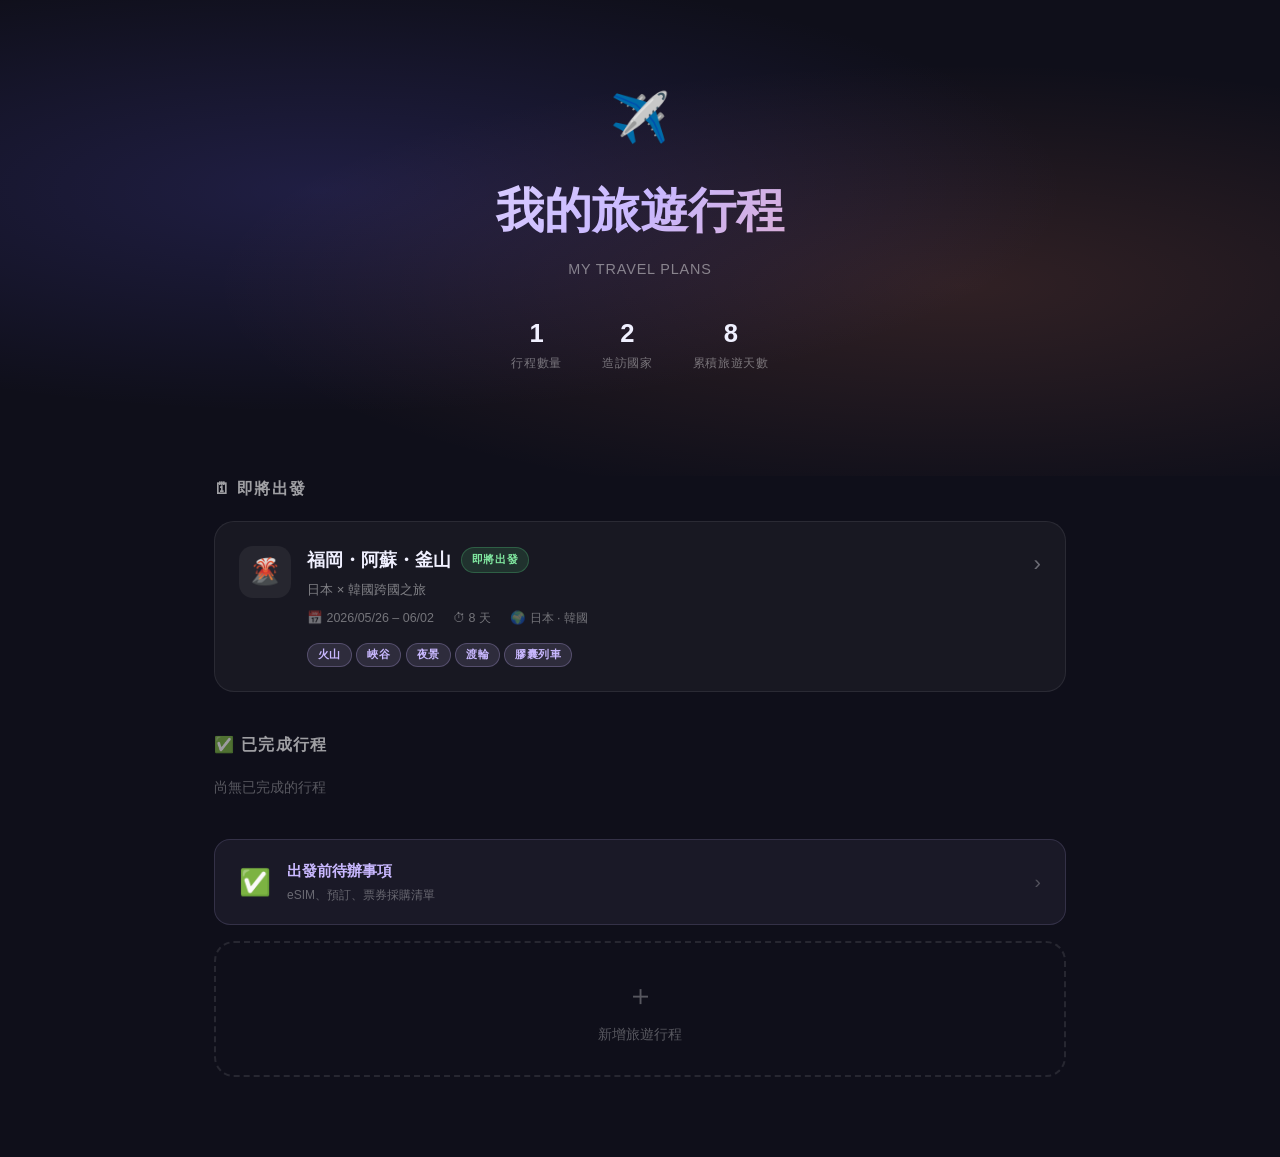
<file: index.html>
<!DOCTYPE html>
<html lang="zh-TW">
<head>
  <meta charset="UTF-8" />
  <meta name="viewport" content="width=device-width, initial-scale=1.0" />
  <title>我的旅遊行程</title>
  <link rel="stylesheet" href="assets/css/style.css" />
  <style>
    /* ── Hero ── */
    .hero {
      position: relative;
      padding: 5rem 1.5rem 3.5rem;
      text-align: center;
      overflow: hidden;
    }

    .hero::before {
      content: '';
      position: absolute;
      inset: 0;
      background:
        radial-gradient(ellipse at 25% 40%, rgba(108,99,255,.18) 0%, transparent 55%),
        radial-gradient(ellipse at 75% 60%, rgba(255,140,100,.14) 0%, transparent 55%);
      pointer-events: none;
    }

    .hero-content { position: relative; }

    .hero-icon {
      font-size: 3rem;
      margin-bottom: 1rem;
      display: block;
    }

    .hero h1 {
      font-size: clamp(1.8rem, 5vw, 3rem);
      font-weight: 800;
      margin-bottom: .5rem;
    }

    .hero p {
      color: rgba(255,255,255,.45);
      font-size: .9rem;
      letter-spacing: .06em;
      margin-bottom: 2rem;
    }

    /* ── Stats ── */
    .stats {
      display: flex;
      justify-content: center;
      gap: 2.5rem;
      flex-wrap: wrap;
      margin-bottom: 3rem;
    }

    .stat-item { text-align: center; }
    .stat-num  { font-size: 1.6rem; font-weight: 800; color: #f0f0ff; }
    .stat-lbl  { font-size: .72rem; color: rgba(255,255,255,.4); letter-spacing: .06em; }

    /* ── Section ── */
    .section-header {
      display: flex;
      align-items: center;
      justify-content: space-between;
      margin-bottom: 1.2rem;
    }

    .section-header h2 {
      font-size: 1rem;
      font-weight: 700;
      color: rgba(255,255,255,.6);
      letter-spacing: .08em;
    }

    /* ── Trip card cover ── */
    .trip-cover {
      width: 52px;
      height: 52px;
      border-radius: 14px;
      background: rgba(255,255,255,.06);
      display: flex;
      align-items: center;
      justify-content: center;
      font-size: 1.6rem;
      flex-shrink: 0;
    }

    /* ── Add button ── */
    .add-card {
      border: 2px dashed rgba(255,255,255,.1);
      border-radius: 20px;
      padding: 1.8rem;
      text-align: center;
      color: rgba(255,255,255,.3);
      font-size: .85rem;
      cursor: pointer;
      transition: border-color .2s, color .2s;
    }

    .add-card:hover {
      border-color: rgba(201,184,255,.4);
      color: #c9b8ff;
    }

    .add-card-icon { font-size: 1.8rem; margin-bottom: .4rem; }
  </style>
</head>
<body>

<div class="hero">
  <div class="hero-content">
    <span class="hero-icon">✈️</span>
    <h1 class="gradient-text">我的旅遊行程</h1>
    <p>MY TRAVEL PLANS</p>

    <div class="stats">
      <div class="stat-item">
        <div class="stat-num" id="stat-total">–</div>
        <div class="stat-lbl">行程數量</div>
      </div>
      <div class="stat-item">
        <div class="stat-num" id="stat-countries">–</div>
        <div class="stat-lbl">造訪國家</div>
      </div>
      <div class="stat-item">
        <div class="stat-num" id="stat-days">–</div>
        <div class="stat-lbl">累積旅遊天數</div>
      </div>
    </div>
  </div>
</div>

<div class="container">

  <!-- 即將出發 -->
  <div class="section-header">
    <h2>🗓 即將出發</h2>
  </div>
  <div id="trips-upcoming"></div>

  <!-- 已完成 -->
  <div class="section-header" style="margin-top:2.5rem;">
    <h2>✅ 已完成行程</h2>
  </div>
  <div id="trips-done"></div>

  <!-- 待辦事項 -->
  <div style="margin-top:2.5rem;">
    <a href="todo.html" style="display:flex;align-items:center;gap:1rem;background:rgba(201,184,255,.06);border:1px solid rgba(201,184,255,.15);border-radius:16px;padding:1.2rem 1.5rem;text-decoration:none;transition:background .2s;" onmouseover="this.style.background='rgba(201,184,255,.1)'" onmouseout="this.style.background='rgba(201,184,255,.06)'">
      <span style="font-size:1.6rem;">✅</span>
      <div>
        <div style="font-size:.95rem;font-weight:700;color:#c9b8ff;">出發前待辦事項</div>
        <div style="font-size:.75rem;color:rgba(255,255,255,.35);margin-top:.15rem;">eSIM、預訂、票券採購清單</div>
      </div>
      <span style="margin-left:auto;font-size:1.2rem;color:rgba(255,255,255,.25);">›</span>
    </a>
  </div>

  <!-- 新增行程 -->
  <div style="margin-top:1rem;">
    <div class="add-card" onclick="alert('請複製 trips/_template/index.html 並於 data/trips.json 新增條目')">
      <div class="add-card-icon">＋</div>
      新增旅遊行程
    </div>
  </div>

</div>

<script src="assets/js/app.js"></script>
<script>
  const TRIPS = [
    {
      id: "fukuoka-busan-2026",
      title: "福岡・阿蘇・釜山",
      subtitle: "日本 × 韓國跨國之旅",
      dateRange: "2026/05/26 – 06/02",
      duration: 8,
      countries: ["日本", "韓國"],
      cities: ["福岡", "阿蘇", "高千穗", "熊本", "釜山"],
      cover: "🌋",
      tags: ["火山", "峽谷", "夜景", "渡輪", "膠囊列車"],
      status: "upcoming",
      path: "trips/fukuoka-busan-2026/index.html"
    }
  ];

  (() => {
    // Stats
    const countries = new Set(TRIPS.flatMap(t => t.countries));
    const totalDays  = TRIPS.reduce((s, t) => s + t.duration, 0);
    document.getElementById('stat-total').textContent     = TRIPS.length;
    document.getElementById('stat-countries').textContent = countries.size;
    document.getElementById('stat-days').textContent      = totalDays;

    // Render by status
    const upcoming = TRIPS.filter(t => t.status === 'upcoming' || t.status === 'ongoing');
    const done     = TRIPS.filter(t => t.status === 'done');

    document.getElementById('trips-upcoming').innerHTML =
      upcoming.length ? upcoming.map(renderTripCard).join('') :
      '<p style="color:rgba(255,255,255,.3);font-size:.85rem;">尚無即將出發的行程</p>';

    document.getElementById('trips-done').innerHTML =
      done.length ? done.map(renderTripCard).join('') :
      '<p style="color:rgba(255,255,255,.3);font-size:.85rem;">尚無已完成的行程</p>';
  })();
</script>
</body>
</html>
</file>
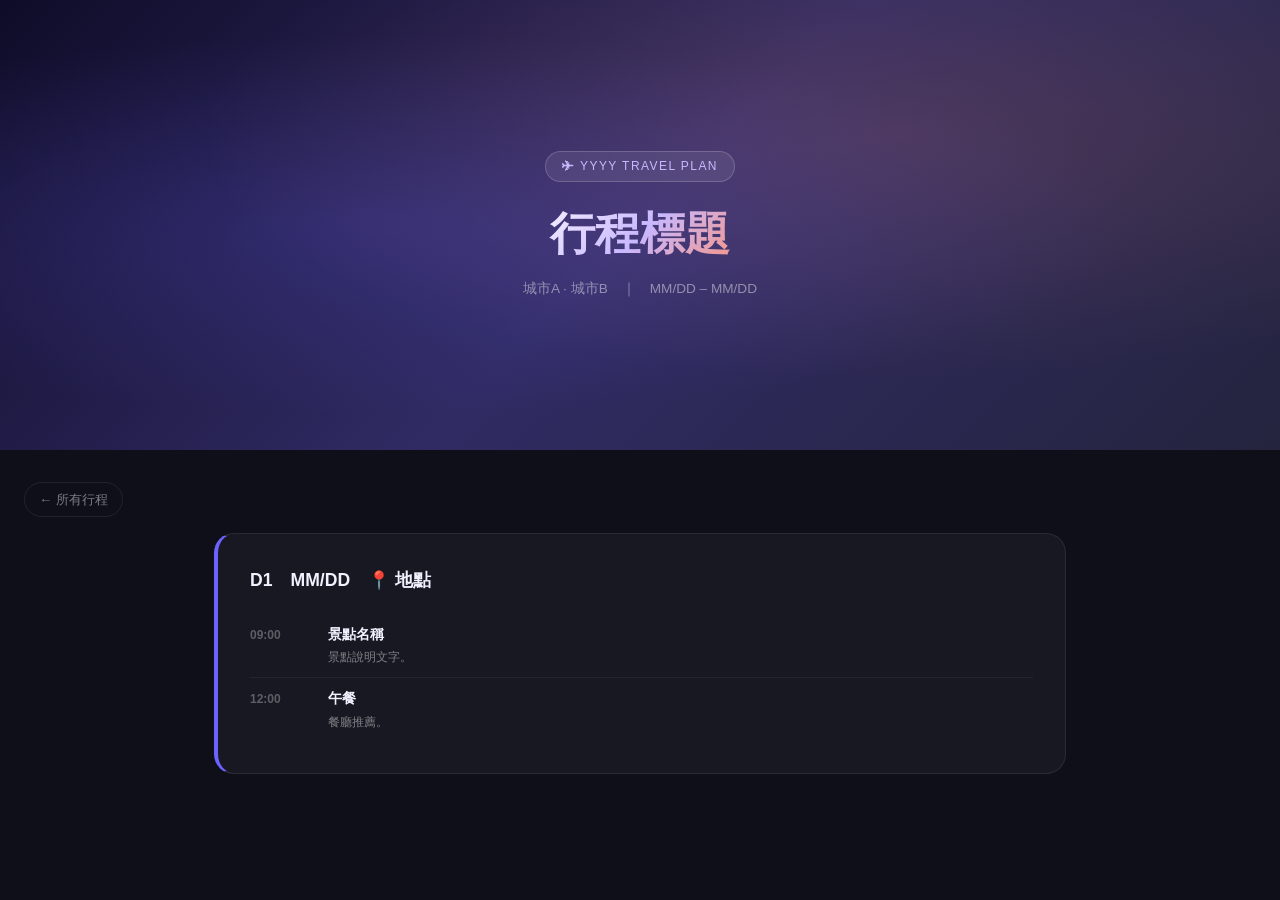
<file: trips/_template/index.html>
<!DOCTYPE html>
<html lang="zh-TW">
<head>
  <meta charset="UTF-8" />
  <meta name="viewport" content="width=device-width, initial-scale=1.0" />
  <title>行程名稱 — 旅遊行程</title>
  <link rel="stylesheet" href="../../assets/css/style.css" />
  <style>
    .hero {
      position: relative;
      height: 50vh;
      min-height: 280px;
      display: flex;
      flex-direction: column;
      align-items: center;
      justify-content: center;
      text-align: center;
      background: linear-gradient(135deg, #0f0c29, #302b63, #24243e);
      overflow: hidden;
    }

    .hero::before {
      content: '';
      position: absolute;
      inset: 0;
      background:
        radial-gradient(ellipse at 30% 50%, rgba(108,99,255,.2) 0%, transparent 60%),
        radial-gradient(ellipse at 70% 30%, rgba(255,140,100,.15) 0%, transparent 55%);
    }

    .hero-content { position: relative; z-index: 1; }

    .hero-badge {
      display: inline-block;
      padding: 5px 16px;
      background: rgba(255,255,255,.08);
      border: 1px solid rgba(255,255,255,.18);
      border-radius: 999px;
      font-size: .75rem;
      letter-spacing: .12em;
      color: #c9b8ff;
      margin-bottom: 1rem;
    }

    .hero h1 {
      font-size: clamp(1.6rem, 4vw, 2.8rem);
      font-weight: 800;
    }

    .hero-sub { color: rgba(255,255,255,.45); font-size: .85rem; margin-top: .5rem; }

    /* ── Day card ── */
    .day-card {
      background: rgba(255,255,255,.04);
      border: 1px solid rgba(255,255,255,.08);
      border-radius: 20px;
      padding: 2rem;
      margin-bottom: 1.5rem;
      border-left: 4px solid #6c63ff;
    }

    .day-title {
      font-size: 1.1rem;
      font-weight: 700;
      margin-bottom: 1.2rem;
      color: #f0f0ff;
    }

    .sched-item {
      display: grid;
      grid-template-columns: 65px 1fr;
      gap: .4rem .8rem;
      padding: .6rem 0;
      border-bottom: 1px solid rgba(255,255,255,.05);
    }
    .sched-item:last-child { border-bottom: none; }

    .time-col { font-size: .75rem; font-weight: 700; color: rgba(255,255,255,.3); padding-top: 3px; }
    .spot-name { font-size: .9rem; font-weight: 600; color: #f0f0ff; }
    .spot-desc { font-size: .78rem; color: rgba(255,255,255,.45); margin-top: .15rem; line-height: 1.5; }
  </style>
</head>
<body>

<!-- Hero — 修改標題與日期 -->
<section class="hero">
  <div class="hero-content">
    <div class="hero-badge">✈ YYYY TRAVEL PLAN</div>
    <h1 class="gradient-text">行程標題</h1>
    <p class="hero-sub">城市A · 城市B　｜　MM/DD – MM/DD</p>
  </div>
</section>

<!-- 返回按鈕 -->
<div class="page-header">
  <a href="../../index.html" class="back-link">← 所有行程</a>
</div>

<div class="container">

  <!-- ── 第一天 ── -->
  <div class="day-card">
    <div class="day-title">D1　MM/DD　📍 地點</div>
    <div class="sched-item">
      <span class="time-col">09:00</span>
      <div>
        <div class="spot-name">景點名稱</div>
        <div class="spot-desc">景點說明文字。</div>
      </div>
    </div>
    <div class="sched-item">
      <span class="time-col">12:00</span>
      <div>
        <div class="spot-name">午餐</div>
        <div class="spot-desc">餐廳推薦。</div>
      </div>
    </div>
  </div>

  <!-- ── 複製上面的 day-card 區塊新增天數 ── -->

</div>

<script src="../../assets/js/app.js"></script>
</body>
</html>
</file>
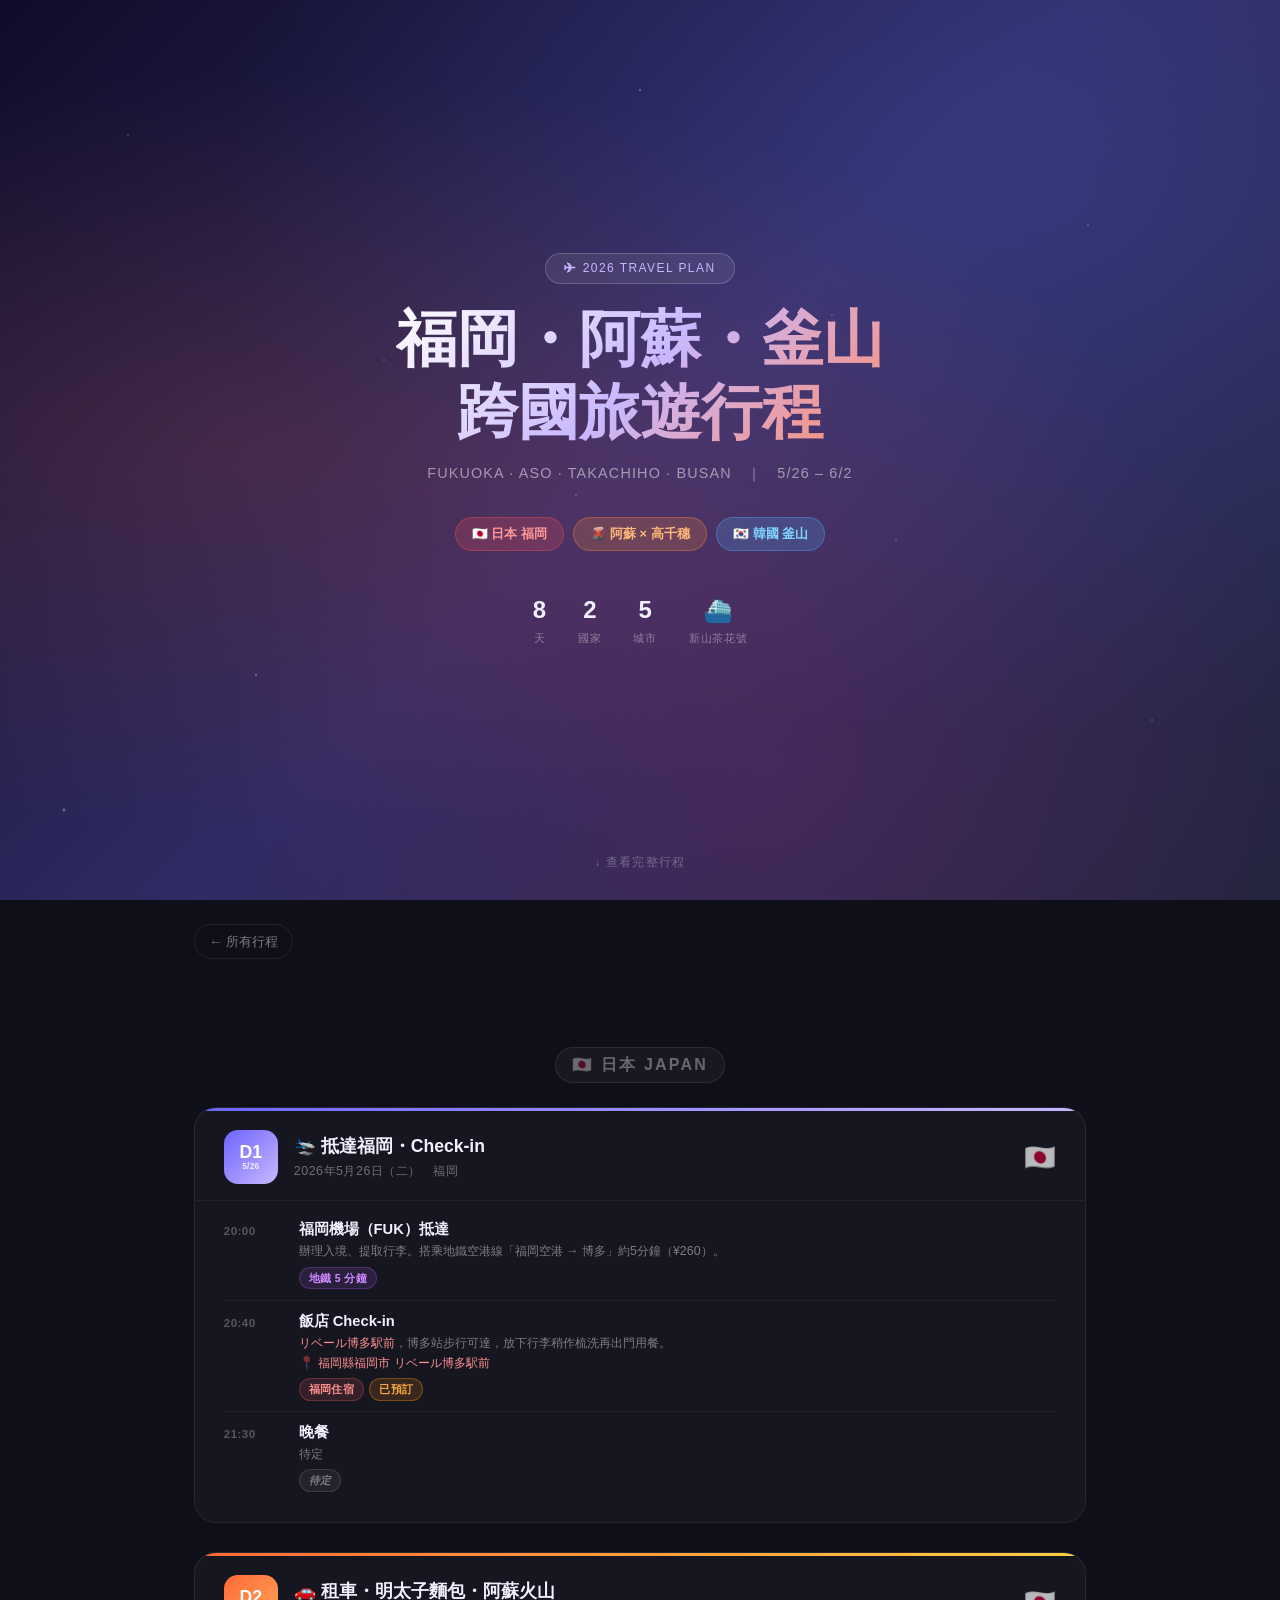
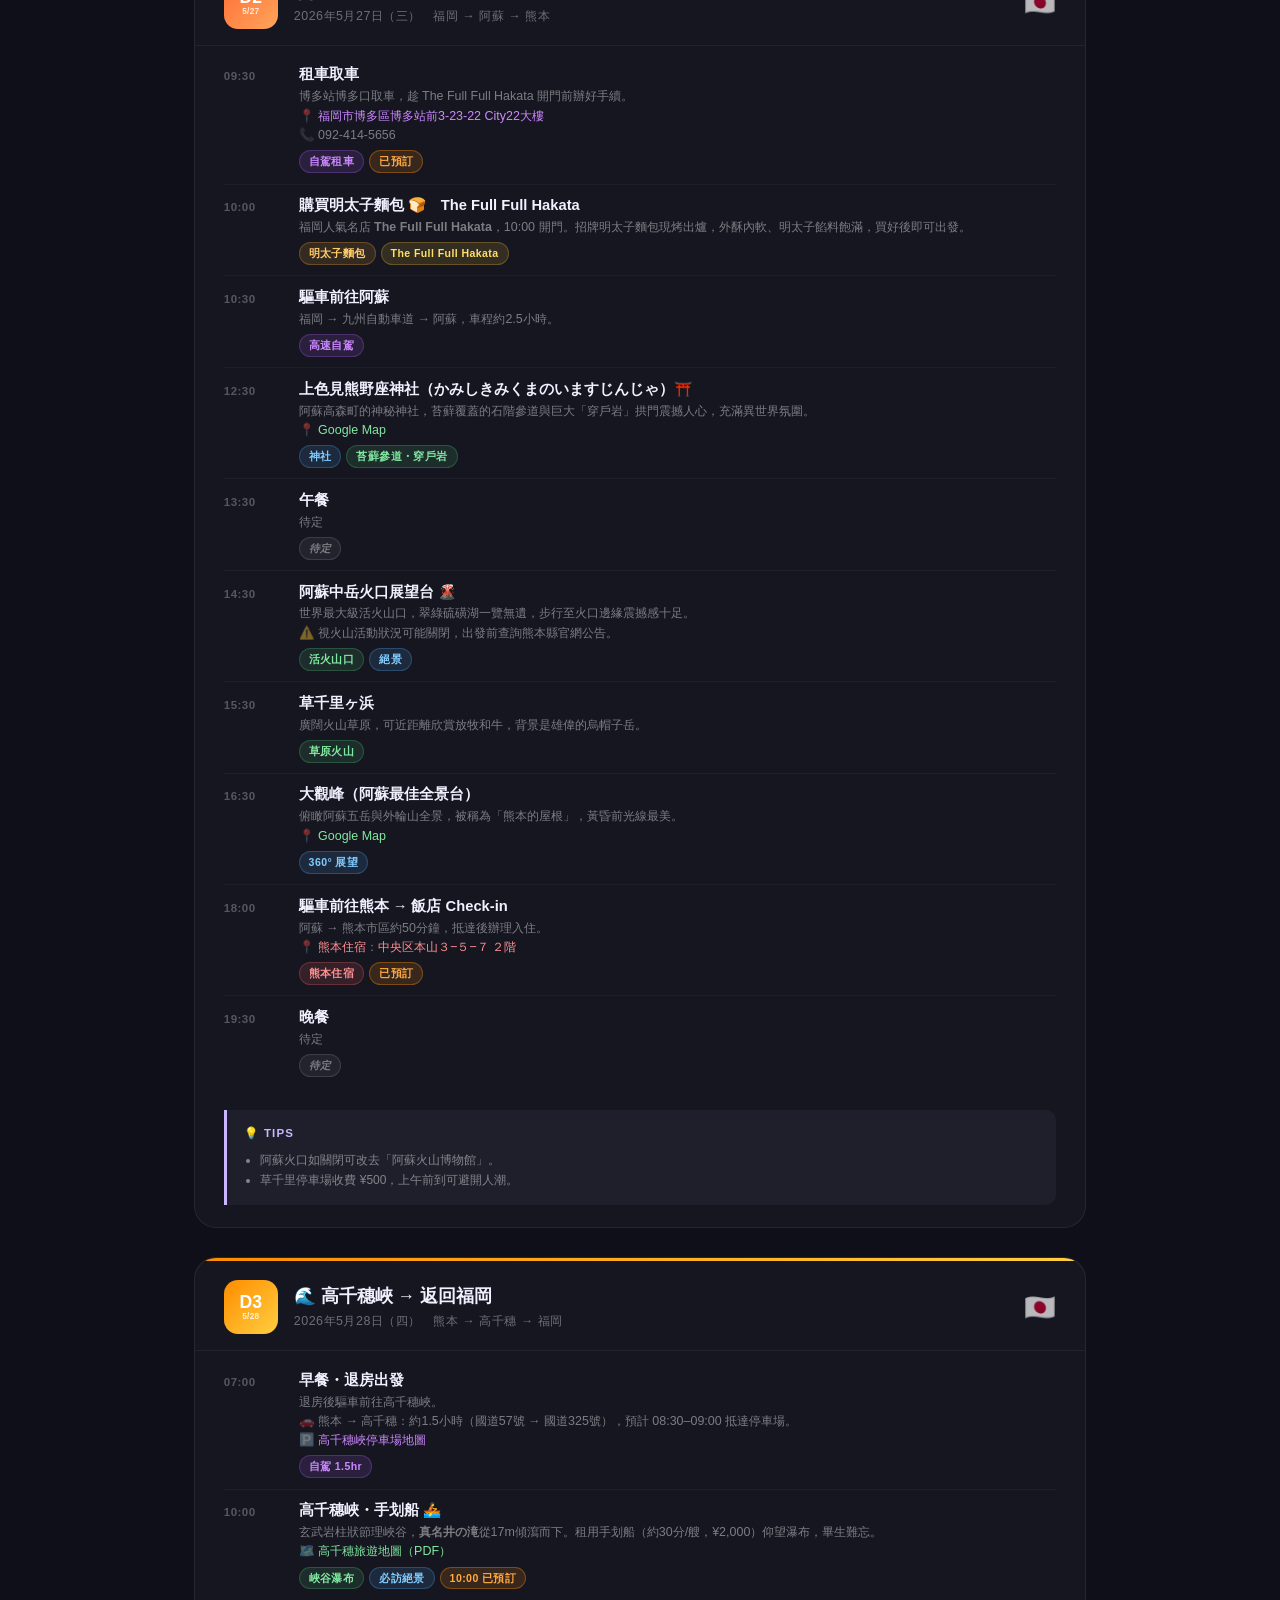
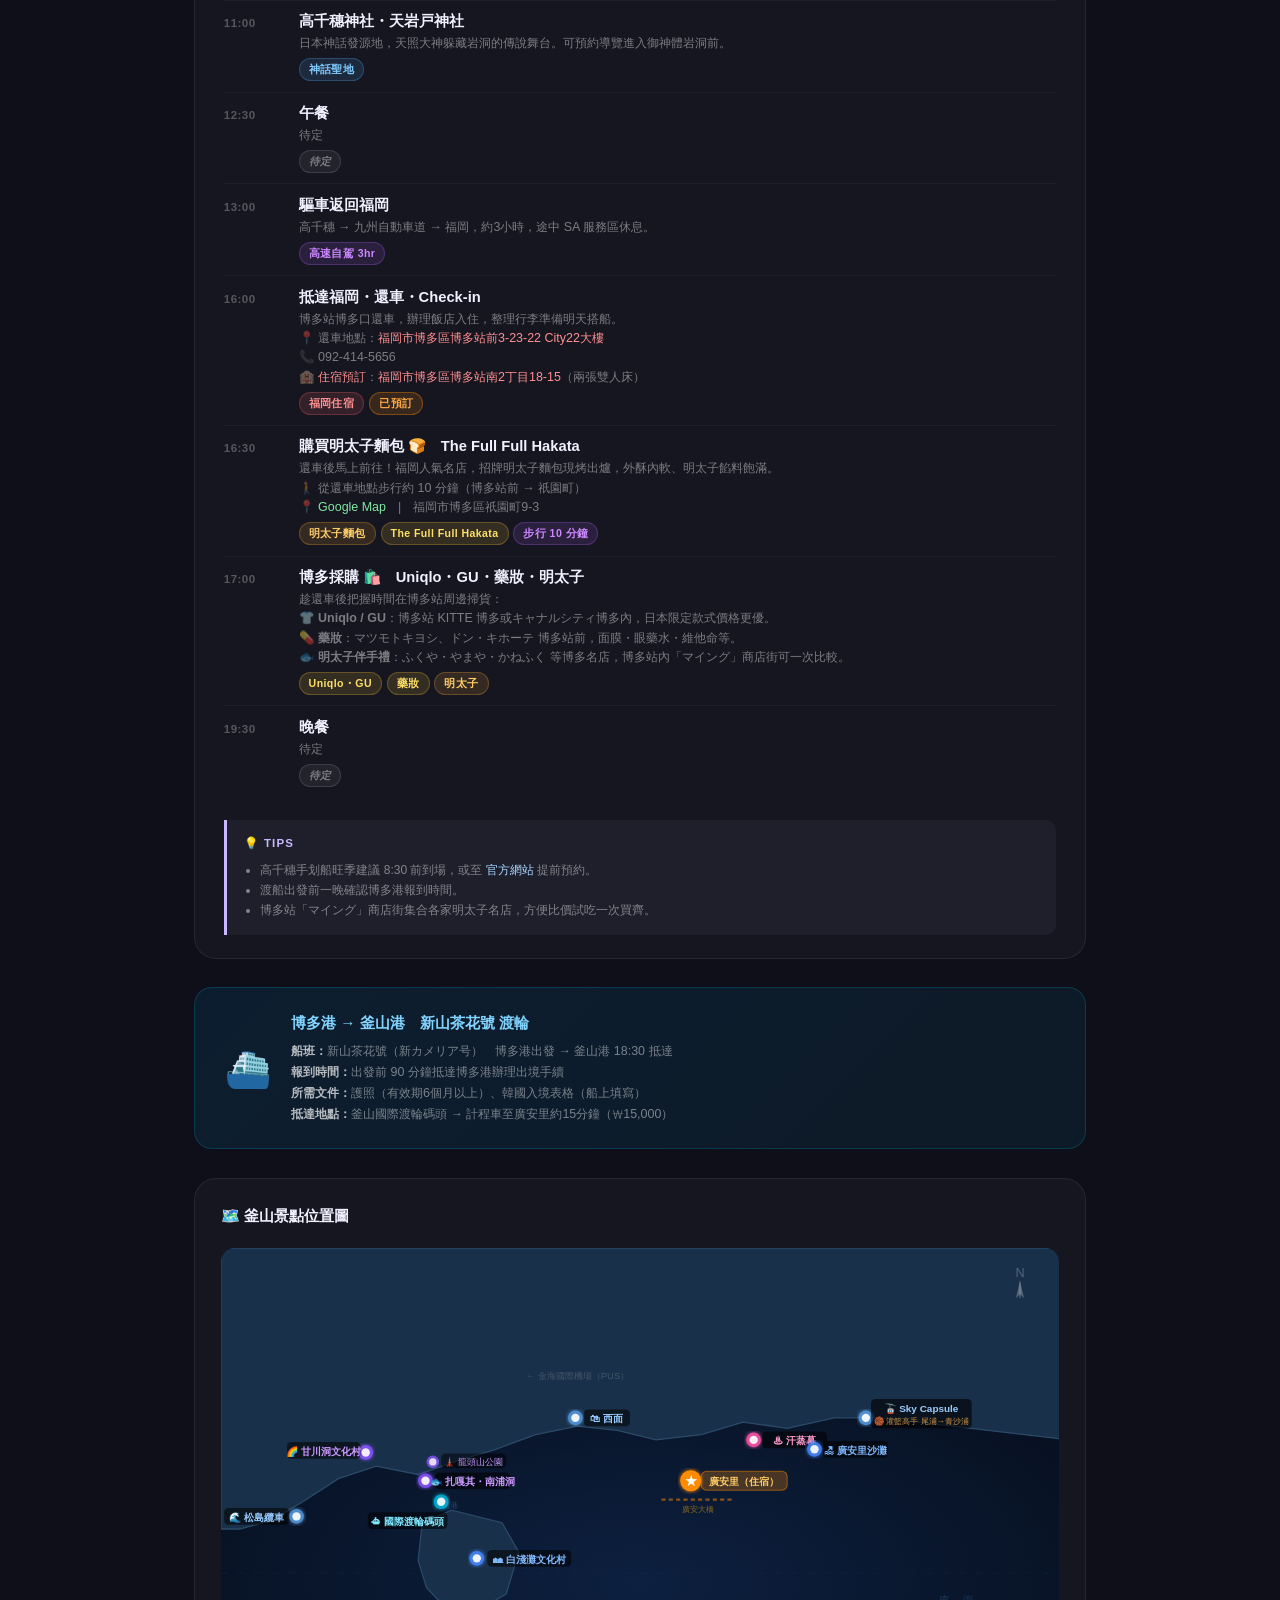
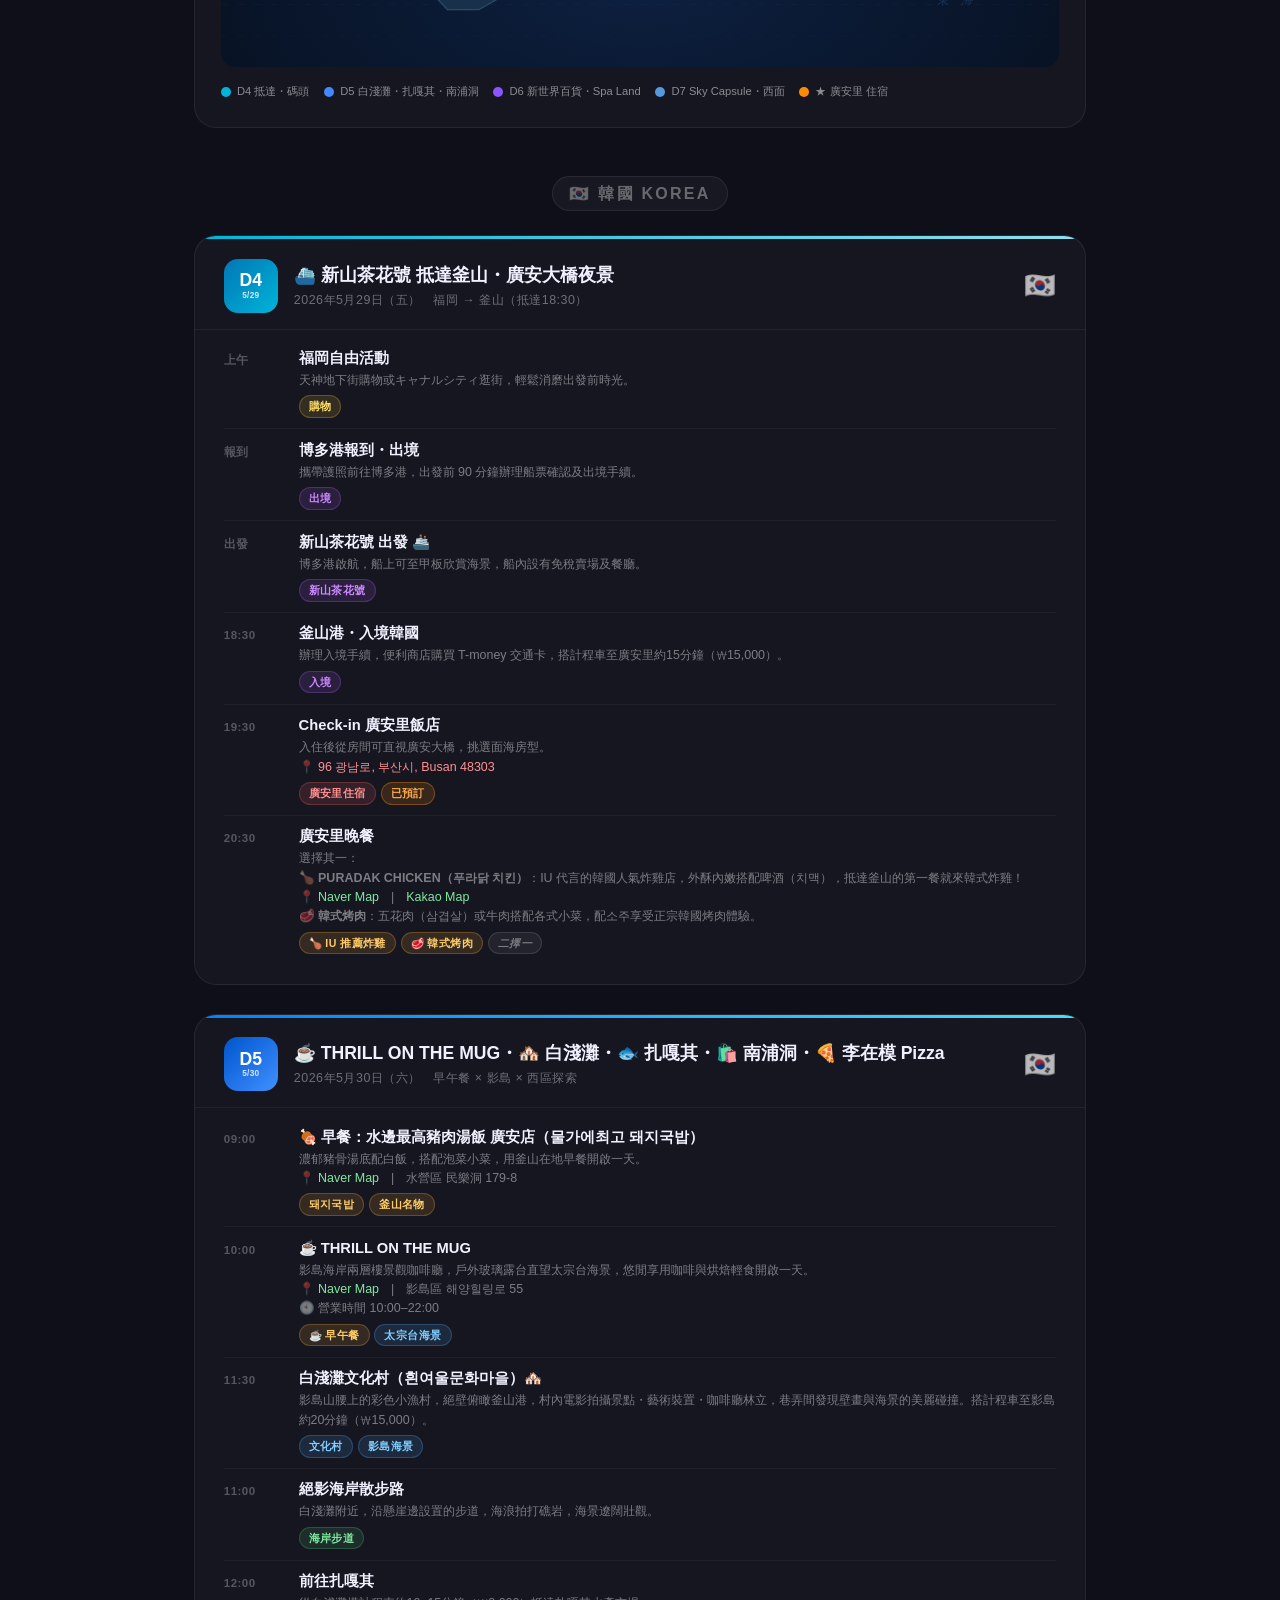
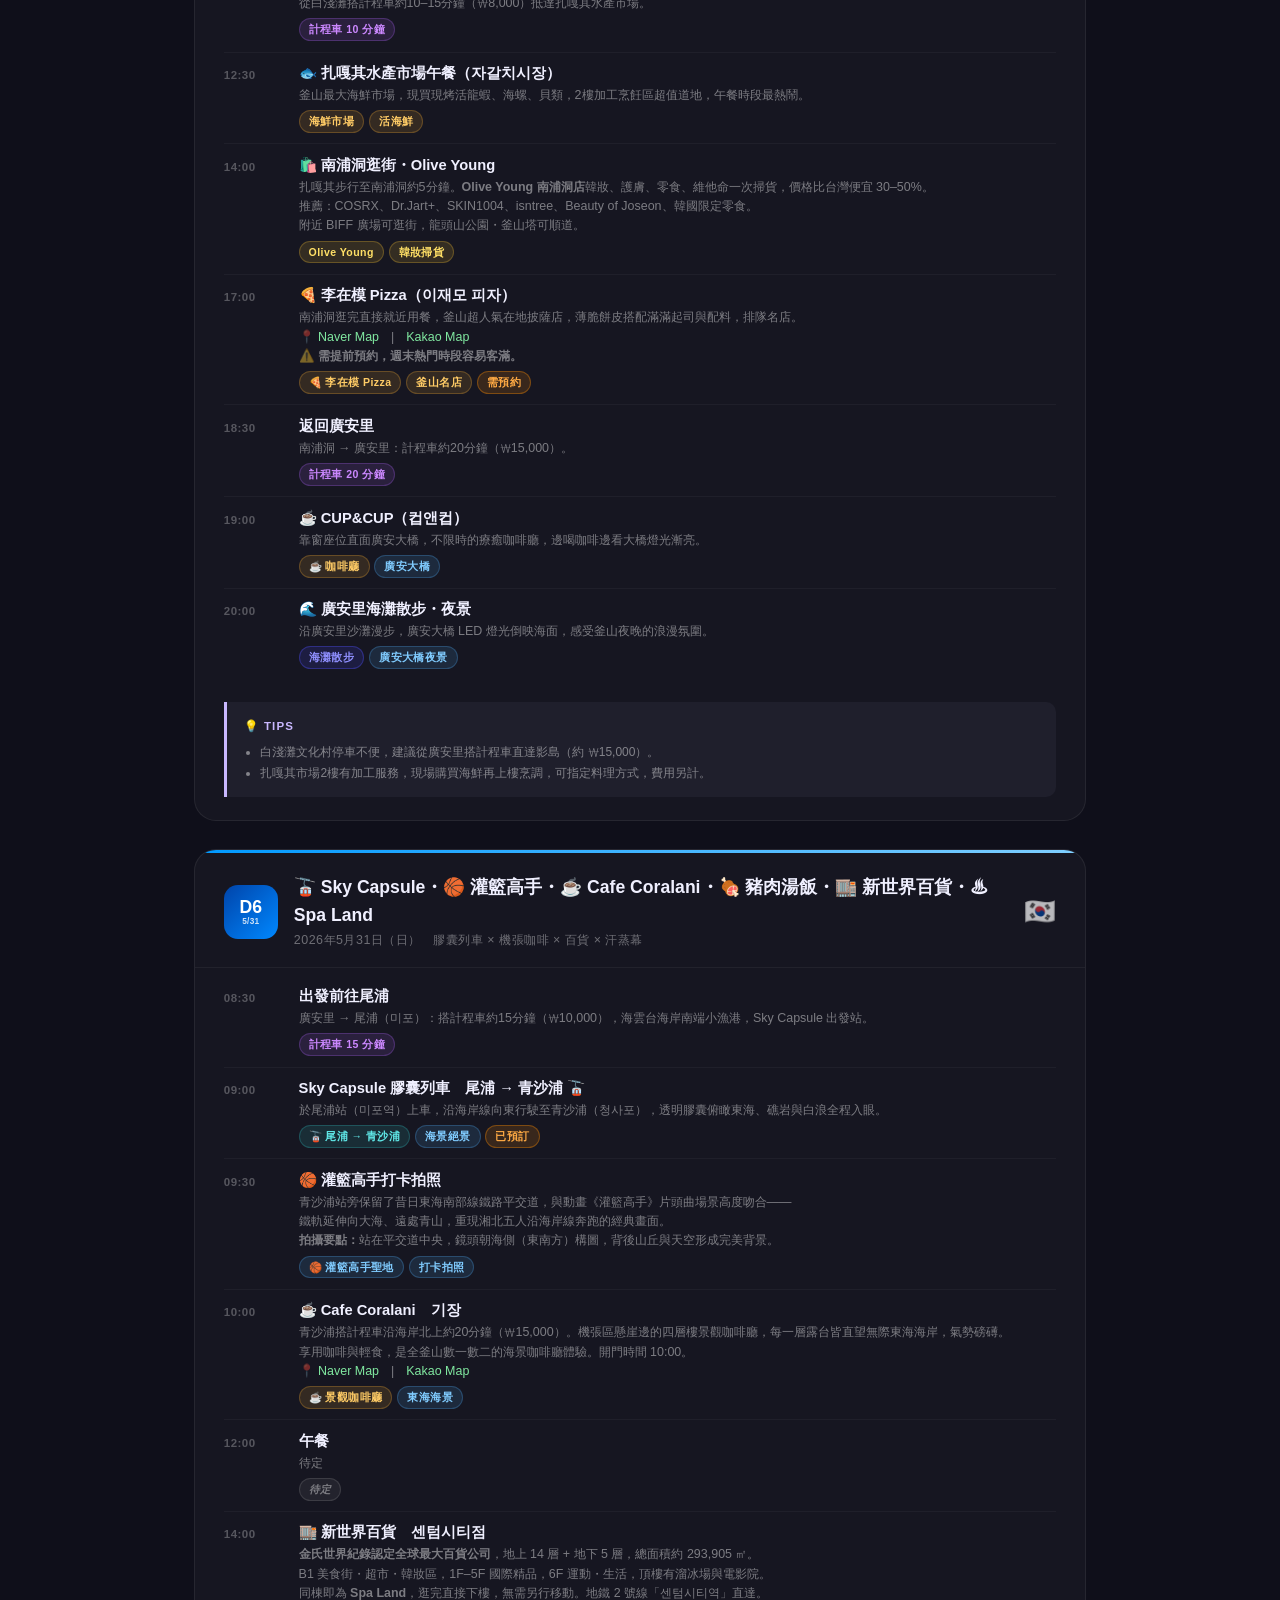
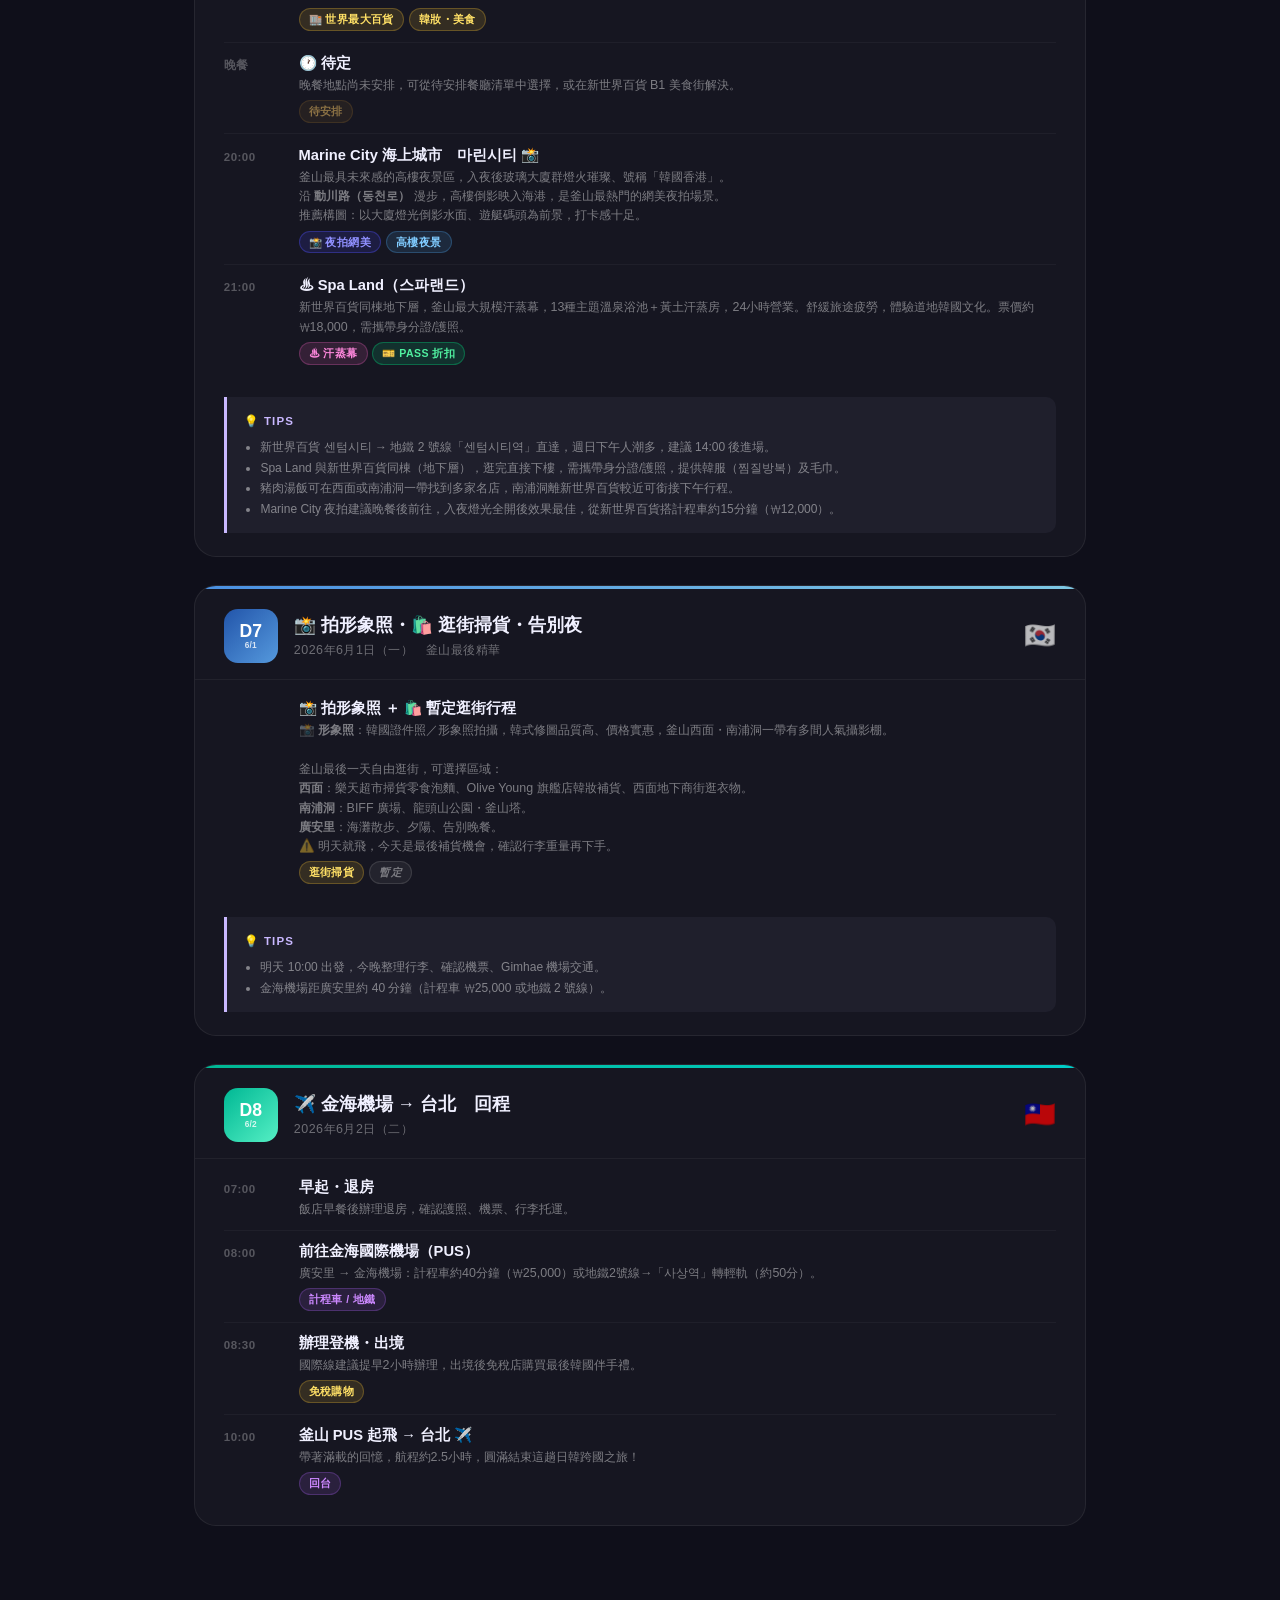
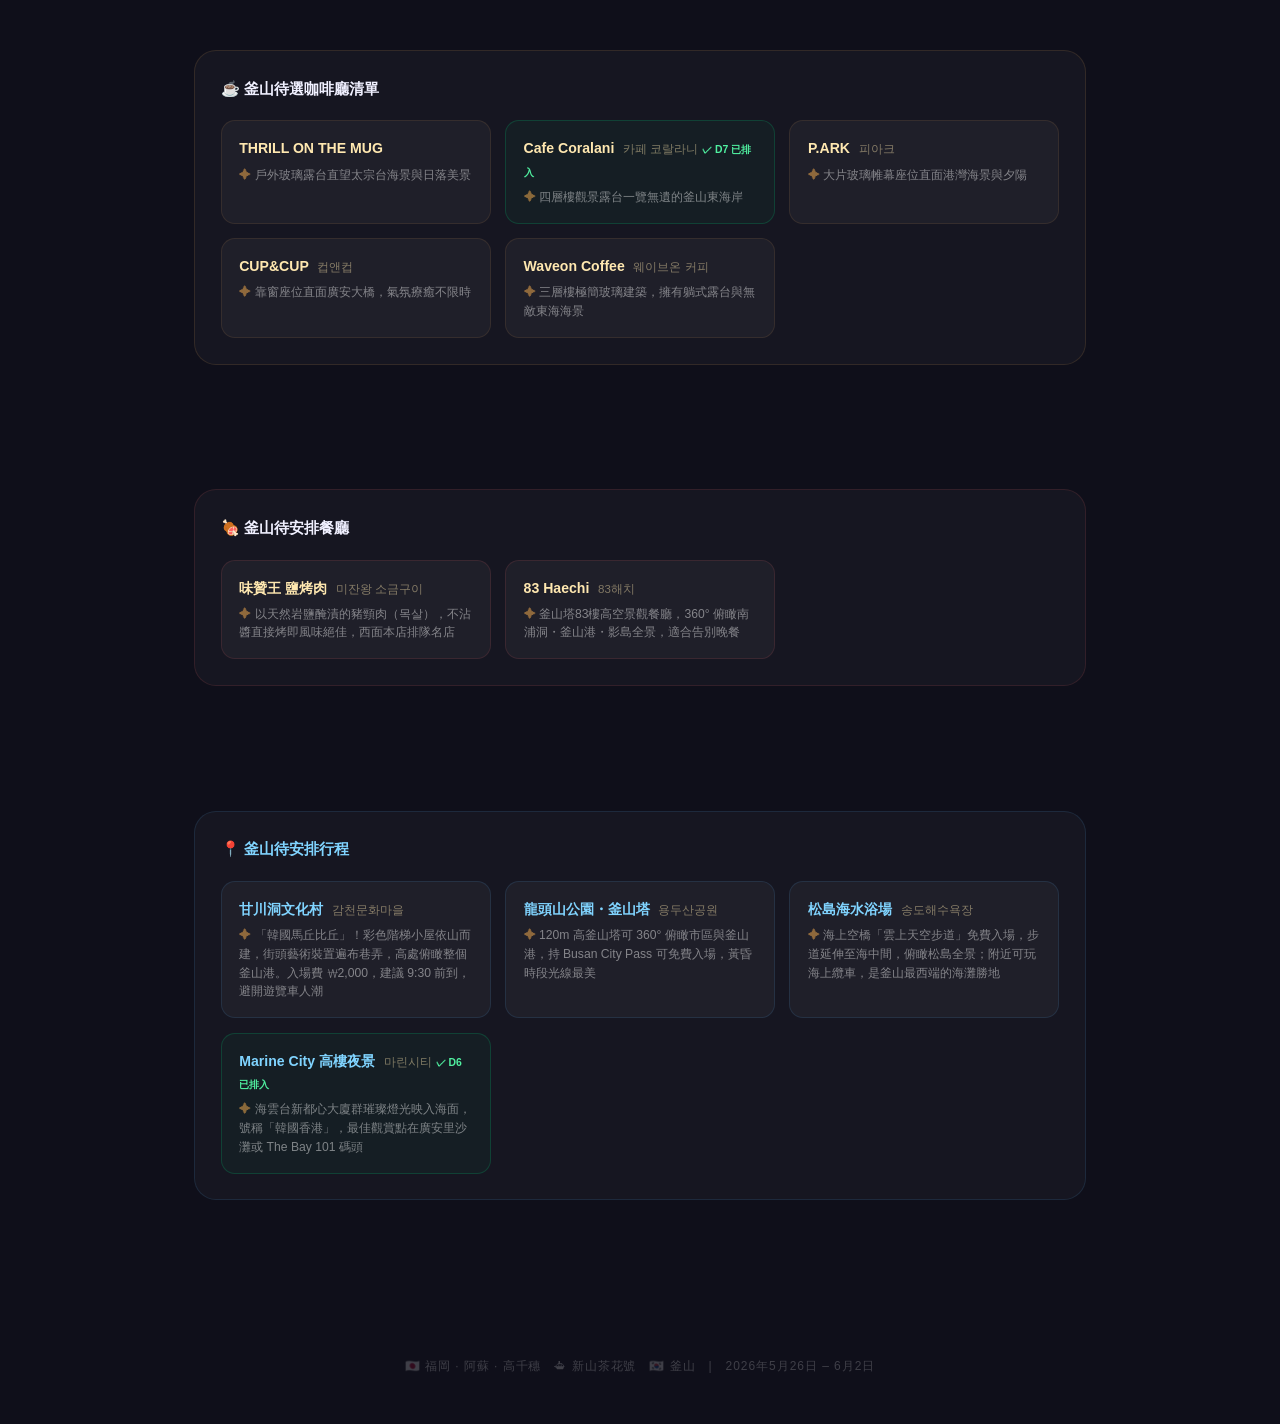
<file: trips/fukuoka-busan-2026/index.html>
<!DOCTYPE html>
<html lang="zh-TW">
<head>
  <meta charset="UTF-8" />
  <meta name="viewport" content="width=device-width, initial-scale=1.0" />
  <title>福岡・阿蘇・釜山 旅遊行程 2026</title>
  <link rel="stylesheet" href="../../assets/css/style.css" />
  <style>
    .hero {
      position: relative;
      height: 100vh;
      min-height: 420px;
      display: flex;
      flex-direction: column;
      align-items: center;
      justify-content: center;
      text-align: center;
      overflow: hidden;
      background: linear-gradient(135deg, #0f0c29, #302b63, #24243e);
    }
    .hero::before {
      content: '';
      position: absolute;
      inset: 0;
      background:
        radial-gradient(ellipse at 20% 50%, rgba(255,100,50,.15) 0%, transparent 60%),
        radial-gradient(ellipse at 80% 20%, rgba(80,120,255,.18) 0%, transparent 55%),
        radial-gradient(ellipse at 60% 85%, rgba(255,50,150,.12) 0%, transparent 50%);
      animation: aurora 8s ease-in-out infinite alternate;
    }
    @keyframes aurora {
      0%   { opacity:.7; transform:scale(1); }
      100% { opacity:1;  transform:scale(1.05); }
    }
    .hero-stars {
      position: absolute;
      inset: 0;
      background-image:
        radial-gradient(1px 1px at 10% 15%, #fff, transparent),
        radial-gradient(1px 1px at 30% 40%, #fff, transparent),
        radial-gradient(1.5px 1.5px at 50% 10%, #fff, transparent),
        radial-gradient(1px 1px at 70% 60%, #fff, transparent),
        radial-gradient(1px 1px at 85% 25%, #fff, transparent),
        radial-gradient(1.5px 1.5px at 20% 75%, #fff, transparent),
        radial-gradient(1px 1px at 90% 80%, #fff, transparent),
        radial-gradient(1px 1px at 45% 55%, #fff, transparent),
        radial-gradient(1px 1px at 65% 35%, #fff, transparent),
        radial-gradient(2px 2px at 5%  90%, #fff, transparent);
      opacity:.5;
    }
    .hero-content { position:relative; z-index:1; }
    .hero-badge {
      display:inline-block; padding:5px 18px;
      background:rgba(255,255,255,.08); border:1px solid rgba(255,255,255,.2);
      border-radius:999px; font-size:.75rem; letter-spacing:.12em; color:#c9b8ff;
      margin-bottom:1.2rem; backdrop-filter:blur(6px);
    }
    .hero h1 {
      font-size:clamp(2rem,6vw,3.8rem); font-weight:800; line-height:1.2;
      background:linear-gradient(135deg,#fff 0%,#c9b8ff 50%,#ff8c69 100%);
      -webkit-background-clip:text; -webkit-text-fill-color:transparent;
      background-clip:text; margin-bottom:.8rem;
    }
    .hero-sub { font-size:.9rem; color:rgba(255,255,255,.5); letter-spacing:.08em; margin-bottom:2rem; }
    .hero-pills { display:flex; gap:.6rem; justify-content:center; flex-wrap:wrap; margin-bottom:2.5rem; }
    .pill { padding:6px 16px; border-radius:999px; font-size:.8rem; font-weight:600; backdrop-filter:blur(8px); }
    .pill-jp  { background:rgba(255,80,80,.2);  border:1px solid rgba(255,80,80,.35);  color:#ff9898; }
    .pill-kr  { background:rgba(80,180,255,.2); border:1px solid rgba(80,180,255,.35); color:#80d4ff; }
    .pill-vol { background:rgba(255,140,50,.2); border:1px solid rgba(255,140,50,.35); color:#ffb878; }
    .hero-summary { display:flex; gap:2rem; justify-content:center; flex-wrap:wrap; }
    .hs-item { text-align:center; }
    .hs-num { font-size:1.5rem; font-weight:800; color:#f0f0ff; }
    .hs-lbl { font-size:.7rem; color:rgba(255,255,255,.38); letter-spacing:.06em; }
    .scroll-hint {
      position:absolute; bottom:1.8rem; left:50%; transform:translateX(-50%);
      color:rgba(255,255,255,.3); font-size:.72rem; letter-spacing:.1em;
      animation:bounce 2s infinite;
    }
    @keyframes bounce {
      0%,100% { transform:translateX(-50%) translateY(0); }
      50%      { transform:translateX(-50%) translateY(8px); }
    }
    .back-bar { max-width:940px; margin:0 auto; padding:1.5rem 1.5rem 0; }
    .container { max-width:940px; margin:0 auto; padding:2.5rem 1.5rem 6rem; }
    .section-title {
      text-align:center; font-size:1rem; font-weight:700;
      color:rgba(255,255,255,.35); letter-spacing:.14em; margin:3rem 0 1.5rem;
    }
    .section-title span {
      display:inline-block; padding:4px 16px;
      background:rgba(255,255,255,.04); border:1px solid rgba(255,255,255,.08);
      border-radius:999px;
    }
    /* Day cards */
    .day-card {
      position:relative; border-radius:22px; padding:0;
      margin-bottom:1.8rem; overflow:hidden;
      transition:transform .3s, box-shadow .3s;
      background:rgba(255,255,255,.03); border:1px solid rgba(255,255,255,.07);
    }
    .day-card:hover { transform:translateY(-3px); box-shadow:0 18px 50px rgba(0,0,0,.4); }
    .day-card::before {
      content:''; position:absolute; top:0; left:0;
      width:100%; height:3px; border-radius:0;
    }
    .d1::before { background:linear-gradient(90deg,#6c63ff,#c9b8ff); }
    .d2::before { background:linear-gradient(90deg,#ff6b35,#ffcf40); }
    .d3::before { background:linear-gradient(90deg,#ff8c00,#ffcf40); }
    .d4::before { background:linear-gradient(90deg,#00b4d8,#90e0ef); }
    .d5::before { background:linear-gradient(90deg,#0080ff,#40e0ff); }
    .d6::before { background:linear-gradient(90deg,#0099ff,#80cfff); }
    .d7::before { background:linear-gradient(90deg,#4a90e2,#7ec8e3); }
    .d8::before { background:linear-gradient(90deg,#00b894,#00cec9); }
    .day-head {
      display:flex; align-items:center; gap:1rem;
      padding:1.4rem 1.8rem 1rem; border-bottom:1px solid rgba(255,255,255,.05);
    }
    .day-num {
      flex-shrink:0; width:54px; height:54px; border-radius:14px;
      display:flex; flex-direction:column; align-items:center; justify-content:center;
      font-weight:800; line-height:1.1; color:#fff;
    }
    .d1 .day-num { background:linear-gradient(135deg,#6c63ff,#c9b8ff); }
    .d2 .day-num { background:linear-gradient(135deg,#ff6b35,#ffa55a); }
    .d3 .day-num { background:linear-gradient(135deg,#ff8c00,#ffcf40); }
    .d4 .day-num { background:linear-gradient(135deg,#0077b6,#00b4d8); }
    .d5 .day-num { background:linear-gradient(135deg,#0055cc,#4090ff); }
    .d6 .day-num { background:linear-gradient(135deg,#0044aa,#0088ff); }
    .d7 .day-num { background:linear-gradient(135deg,#2255aa,#5599dd); }
    .d8 .day-num { background:linear-gradient(135deg,#00b894,#55efc4); }
    .day-num .n  { font-size:1.1rem; }
    .day-num .dt { font-size:.52rem; opacity:.8; letter-spacing:.03em; }
    .day-info h2  { font-size:1.1rem; font-weight:700; color:#f0f0ff; }
    .day-info .dl { font-size:.78rem; color:rgba(255,255,255,.38); margin-top:.1rem; letter-spacing:.04em; }
    .country-flag { margin-left:auto; font-size:1.6rem; opacity:.7; }
    .schedule { padding:.5rem 1.8rem 1.2rem; }
    .si {
      display:grid; grid-template-columns:62px 1fr; gap:.3rem .8rem;
      padding:.65rem 0; border-bottom:1px solid rgba(255,255,255,.04);
    }
    .si:last-child { border-bottom:none; }
    .si-time { font-size:.72rem; font-weight:700; color:rgba(255,255,255,.28); padding-top:3px; letter-spacing:.04em; }
    .si-name { font-size:.92rem; font-weight:600; color:#f0f0ff; line-height:1.4; }
    .si-desc { font-size:.78rem; color:rgba(255,255,255,.44); line-height:1.55; margin-top:.15rem; }
    .si-tags { margin-top:.3rem; display:flex; flex-wrap:wrap; gap:.3rem; }
    .tag { padding:2px 9px; border-radius:999px; font-size:.66rem; font-weight:600; }
    .t-food   { background:rgba(255,180,50,.13);  color:#ffcc66; border:1px solid rgba(255,180,50,.25); }
    .t-nature { background:rgba(80,200,120,.13);  color:#80e8a0; border:1px solid rgba(80,200,120,.25); }
    .t-view   { background:rgba(80,180,255,.13);  color:#80ccff; border:1px solid rgba(80,180,255,.25); }
    .t-trans  { background:rgba(180,100,255,.13); color:#cc88ff; border:1px solid rgba(180,100,255,.25); }
    .t-hotel  { background:rgba(255,100,100,.13); color:#ff9090; border:1px solid rgba(255,100,100,.25); }
    .t-night  { background:rgba(60,60,200,.2);    color:#9090ff; border:1px solid rgba(80,80,255,.35); }
    .t-show   { background:rgba(255,50,150,.13);  color:#ff80cc; border:1px solid rgba(255,50,150,.25); }
    .t-cable  { background:rgba(50,200,200,.13);  color:#60e8e8; border:1px solid rgba(50,200,200,.25); }
    .t-shop   { background:rgba(255,200,50,.13);  color:#ffe066; border:1px solid rgba(255,200,50,.25); }
    .t-spa    { background:rgba(255,100,200,.13); color:#ff88dd; border:1px solid rgba(255,100,200,.25); }
    .t-tbd    { background:rgba(160,160,160,.1);  color:rgba(255,255,255,.4); border:1px solid rgba(160,160,160,.2); font-style:italic; }
    .t-pass   { background:rgba(0,210,120,.15);  color:#50f0a0; border:1px solid rgba(0,210,120,.35); font-weight:700; }
    .t-book   { background:rgba(255,140,0,.15);  color:#ffaa44; border:1px solid rgba(255,140,0,.35); font-weight:700; }
    .tips {
      margin:.2rem 1.8rem 1.4rem;
      background:rgba(201,184,255,.05); border-left:3px solid #c9b8ff;
      border-radius:0 10px 10px 0; padding:.9rem 1.1rem;
    }
    .tips h4 { font-size:.72rem; color:#c9b8ff; letter-spacing:.1em; margin-bottom:.45rem; }
    .tips ul  { padding-left:1rem; }
    .tips li  { font-size:.75rem; color:rgba(255,255,255,.45); line-height:1.7; }
    /* Ferry banner */
    .ferry-banner {
      display:flex; align-items:center; gap:1.2rem; flex-wrap:wrap;
      background:linear-gradient(135deg,rgba(0,119,182,.14),rgba(0,180,216,.07));
      border:1px solid rgba(0,180,216,.2); border-radius:18px;
      padding:1.4rem 1.8rem; margin-bottom:1.8rem;
    }
    .ferry-icon { font-size:2.4rem; flex-shrink:0; }
    .ferry-info h3 { font-size:.95rem; font-weight:700; color:#80d4ff; margin-bottom:.35rem; }
    .ferry-info p  { font-size:.78rem; color:rgba(255,255,255,.45); line-height:1.7; }
    .ferry-info strong { color:rgba(255,255,255,.7); }

    /* ── Busan Map ── */
    .map-section {
      background:rgba(255,255,255,.03); border:1px solid rgba(255,255,255,.07);
      border-radius:22px; padding:1.6rem; margin-bottom:1.8rem; overflow:hidden;
    }
    .map-title {
      font-size:.95rem; font-weight:700; color:#f0f0ff;
      margin-bottom:1.2rem; display:flex; align-items:center; gap:.5rem;
    }
    .map-wrap {
      position:relative; width:100%; border-radius:14px; overflow:hidden;
      background:#0d1b2e;
    }
    .map-wrap svg { display:block; width:100%; height:auto; }
    .map-legend {
      display:flex; flex-wrap:wrap; gap:.5rem .9rem; margin-top:1rem;
    }
    .legend-item {
      display:flex; align-items:center; gap:.4rem;
      font-size:.7rem; color:rgba(255,255,255,.5);
    }
    .legend-dot {
      width:10px; height:10px; border-radius:50%; flex-shrink:0;
    }

    /* ── Photo link block ── */
    .photo-link {
      display: block;
      position: relative;
      border-radius: 18px;
      overflow: hidden;
      margin: 1rem 0 .6rem;
      text-decoration: none;
      background: #0d1b2e;
      aspect-ratio: 16 / 9;
      box-shadow: 0 4px 24px rgba(0,0,0,.4);
      transition: transform .25s, box-shadow .25s;
    }
    .photo-link:hover {
      transform: translateY(-3px);
      box-shadow: 0 8px 32px rgba(0,0,0,.55);
    }
    .photo-link img {
      width: 100%;
      height: 100%;
      object-fit: cover;
      display: block;
      opacity: .88;
      transition: opacity .25s, transform .35s;
    }
    .photo-link:hover img {
      opacity: 1;
      transform: scale(1.03);
    }
    .photo-link-overlay {
      position: absolute;
      inset: 0;
      background: linear-gradient(to top, rgba(0,0,0,.7) 0%, rgba(0,0,0,.15) 55%, transparent 100%);
      display: flex;
      flex-direction: column;
      justify-content: flex-end;
      padding: 1.2rem 1.4rem;
    }
    .photo-link-title {
      font-size: 1rem;
      font-weight: 700;
      color: #fff;
      margin-bottom: .3rem;
      text-shadow: 0 1px 6px rgba(0,0,0,.6);
    }
    .photo-link-sub {
      font-size: .72rem;
      color: rgba(255,255,255,.6);
      display: flex;
      align-items: center;
      gap: .4rem;
    }
    .photo-link-sub::after {
      content: '↗';
      font-size: .8rem;
      opacity: .7;
    }
    .photo-link-badge {
      position: absolute;
      top: .9rem;
      right: .9rem;
      background: rgba(0,0,0,.5);
      backdrop-filter: blur(6px);
      border: 1px solid rgba(255,255,255,.15);
      border-radius: 999px;
      padding: .25rem .75rem;
      font-size: .65rem;
      color: rgba(255,255,255,.8);
      font-weight: 600;
      letter-spacing: .06em;
    }

    /* ── Coffee section ── */
    .cafe-section {
      background: rgba(255,255,255,.03);
      border: 1px solid rgba(255,180,80,.12);
      border-radius: 22px;
      padding: 1.6rem;
      margin-bottom: 1.8rem;
    }
    .cafe-section-title {
      font-size: .95rem;
      font-weight: 700;
      color: #f0f0ff;
      margin-bottom: 1.2rem;
      display: flex;
      align-items: center;
      gap: .5rem;
    }
    .cafe-grid {
      display: grid;
      grid-template-columns: repeat(auto-fill, minmax(260px, 1fr));
      gap: .9rem;
    }
    .cafe-card {
      background: rgba(255,255,255,.04);
      border: 1px solid rgba(255,180,80,.1);
      border-radius: 14px;
      padding: 1rem 1.1rem;
      transition: background .2s, border-color .2s;
    }
    .cafe-card:hover {
      background: rgba(255,180,80,.06);
      border-color: rgba(255,180,80,.22);
    }
    .cafe-name {
      font-size: .88rem;
      font-weight: 700;
      color: #ffe8b0;
      margin-bottom: .35rem;
    }
    .cafe-name-kr {
      font-size: .72rem;
      color: rgba(255,232,176,.45);
      margin-left: .3rem;
      font-weight: 400;
    }
    .cafe-highlight {
      font-size: .76rem;
      color: rgba(255,255,255,.45);
      line-height: 1.55;
    }
    .cafe-highlight::before {
      content: '✦ ';
      color: rgba(255,180,80,.5);
    }
  </style>
</head>
<body>

<!-- ══ HERO ══ -->
<section class="hero">
  <div class="hero-stars"></div>
  <div class="hero-content">
    <div class="hero-badge">✈ 2026 TRAVEL PLAN</div>
    <h1>福岡・阿蘇・釜山<br>跨國旅遊行程</h1>
    <p class="hero-sub">FUKUOKA · ASO · TAKACHIHO · BUSAN　｜　5/26 – 6/2</p>
    <div class="hero-pills">
      <span class="pill pill-jp">🇯🇵 日本 福岡</span>
      <span class="pill pill-vol">🌋 阿蘇 × 高千穗</span>
      <span class="pill pill-kr">🇰🇷 韓國 釜山</span>
    </div>
    <div class="hero-summary">
      <div class="hs-item"><div class="hs-num">8</div><div class="hs-lbl">天</div></div>
      <div class="hs-item"><div class="hs-num">2</div><div class="hs-lbl">國家</div></div>
      <div class="hs-item"><div class="hs-num">5</div><div class="hs-lbl">城市</div></div>
      <div class="hs-item"><div class="hs-num">⛴️</div><div class="hs-lbl">新山茶花號</div></div>
    </div>
  </div>
  <div class="scroll-hint">↓ 查看完整行程</div>
</section>

<div class="back-bar">
  <a href="../../index.html" class="back-link">← 所有行程</a>
</div>

<div class="container">

  <!-- ══ 日本段 ══ -->
  <div class="section-title"><span>🇯🇵 日本 JAPAN</span></div>

  <!-- D1 -->
  <div class="day-card d1">
    <div class="day-head">
      <div class="day-num"><span class="n">D1</span><span class="dt">5/26</span></div>
      <div class="day-info">
        <h2>🛬 抵達福岡・Check-in</h2>
        <div class="dl">2026年5月26日（二）　福岡</div>
      </div>
      <div class="country-flag">🇯🇵</div>
    </div>
    <div class="schedule">
      <div class="si">
        <span class="si-time">20:00</span>
        <div>
          <div class="si-name">福岡機場（FUK）抵達</div>
          <div class="si-desc">辦理入境、提取行李。搭乘地鐵空港線「福岡空港 → 博多」約5分鐘（¥260）。</div>
          <div class="si-tags"><span class="tag t-trans">地鐵 5 分鐘</span></div>
        </div>
      </div>
      <div class="si">
        <span class="si-time">20:40</span>
        <div>
          <div class="si-name">飯店 Check-in</div>
          <div class="si-desc"><a href="https://www.booking.com/Share-Srhv7FQ" target="_blank" rel="noopener" style="color:#ff9090;">リベール博多駅前</a>，博多站步行可達，放下行李稍作梳洗再出門用餐。<br>📍 <a href="https://maps.google.com/?q=リベール博多駅前+福岡市" target="_blank" rel="noopener" style="color:#ff9090;">福岡縣福岡市 リベール博多駅前</a></div>
          <div class="si-tags"><span class="tag t-hotel">福岡住宿</span><span class="tag t-book">已預訂</span></div>
        </div>
      </div>
      <div class="si">
        <span class="si-time">21:30</span>
        <div>
          <div class="si-name">晚餐</div>
          <div class="si-desc">待定</div>
          <div class="si-tags"><span class="tag t-tbd">待定</span></div>
        </div>
      </div>
    </div>
  </div>

  <!-- D2 -->
  <div class="day-card d2">
    <div class="day-head">
      <div class="day-num"><span class="n">D2</span><span class="dt">5/27</span></div>
      <div class="day-info">
        <h2>🚗 租車・明太子麵包・阿蘇火山</h2>
        <div class="dl">2026年5月27日（三）　福岡 → 阿蘇 → 熊本</div>
      </div>
      <div class="country-flag">🇯🇵</div>
    </div>
    <div class="schedule">
      <div class="si">
        <span class="si-time">09:30</span>
        <div>
          <div class="si-name">租車取車</div>
          <div class="si-desc">博多站博多口取車，趁 The Full Full Hakata 開門前辦好手續。<br>📍 <a href="https://maps.google.com/?q=福岡市博多区博多駅前3-23-22+City22ビル" target="_blank" rel="noopener" style="color:#cc88ff;">福岡市博多區博多站前3-23-22 City22大樓</a><br>📞 092-414-5656</div>
          <div class="si-tags"><span class="tag t-trans">自駕租車</span><span class="tag t-book">已預訂</span></div>
        </div>
      </div>
      <div class="si">
        <span class="si-time">10:00</span>
        <div>
          <div class="si-name">購買明太子麵包 🍞　The Full Full Hakata</div>
          <div class="si-desc">福岡人氣名店 <strong>The Full Full Hakata</strong>，10:00 開門。招牌明太子麵包現烤出爐，外酥內軟、明太子餡料飽滿，買好後即可出發。</div>
          <div class="si-tags"><span class="tag t-food">明太子麵包</span><span class="tag t-shop">The Full Full Hakata</span></div>
        </div>
      </div>
      <div class="si">
        <span class="si-time">10:30</span>
        <div>
          <div class="si-name">驅車前往阿蘇</div>
          <div class="si-desc">福岡 → 九州自動車道 → 阿蘇，車程約2.5小時。</div>
          <div class="si-tags"><span class="tag t-trans">高速自駕</span></div>
        </div>
      </div>
      <div class="si">
        <span class="si-time">12:30</span>
        <div>
          <div class="si-name">上色見熊野座神社（かみしきみくまのいますじんじゃ）⛩️</div>
          <div class="si-desc">阿蘇高森町的神秘神社，苔蘚覆蓋的石階參道與巨大「穿戶岩」拱門震撼人心，充滿異世界氛圍。<br>📍 <a href="https://maps.app.goo.gl/XKrKjhS131bZy8K67" target="_blank" rel="noopener" style="color:#80e8a0;">Google Map</a></div>
          <div class="si-tags"><span class="tag t-view">神社</span><span class="tag t-nature">苔蘚參道・穿戶岩</span></div>
        </div>
      </div>
      <div class="si">
        <span class="si-time">13:30</span>
        <div>
          <div class="si-name">午餐</div>
          <div class="si-desc">待定</div>
          <div class="si-tags"><span class="tag t-tbd">待定</span></div>
        </div>
      </div>
      <div class="si">
        <span class="si-time">14:30</span>
        <div>
          <div class="si-name">阿蘇中岳火口展望台 🌋</div>
          <div class="si-desc">世界最大級活火山口，翠綠硫磺湖一覽無遺，步行至火口邊緣震撼感十足。<br>⚠️ 視火山活動狀況可能關閉，出發前查詢熊本縣官網公告。</div>
          <div class="si-tags"><span class="tag t-nature">活火山口</span><span class="tag t-view">絕景</span></div>
        </div>
      </div>
      <div class="si">
        <span class="si-time">15:30</span>
        <div>
          <div class="si-name">草千里ヶ浜</div>
          <div class="si-desc">廣闊火山草原，可近距離欣賞放牧和牛，背景是雄偉的烏帽子岳。</div>
          <div class="si-tags"><span class="tag t-nature">草原火山</span></div>
        </div>
      </div>
      <div class="si">
        <span class="si-time">16:30</span>
        <div>
          <div class="si-name">大觀峰（阿蘇最佳全景台）</div>
          <div class="si-desc">俯瞰阿蘇五岳與外輪山全景，被稱為「熊本的屋根」，黃昏前光線最美。<br>📍 <a href="https://maps.google.com/?q=大観峰+阿蘇" target="_blank" rel="noopener" style="color:#80e8a0;">Google Map</a></div>
          <div class="si-tags"><span class="tag t-view">360° 展望</span></div>
        </div>
      </div>
      <div class="si">
        <span class="si-time">18:00</span>
        <div>
          <div class="si-name">驅車前往熊本 → 飯店 Check-in</div>
          <div class="si-desc">阿蘇 → 熊本市區約50分鐘，抵達後辦理入住。<br>📍 <a href="https://www.booking.com/Share-GJimQ8" target="_blank" rel="noopener" style="color:#ff9090;">熊本住宿</a>：<a href="https://maps.google.com/?q=熊本市中央区本山3-5-7" target="_blank" rel="noopener" style="color:#ff9090;">中央区本山３−５−７ ２階</a></div>
          <div class="si-tags"><span class="tag t-hotel">熊本住宿</span><span class="tag t-book">已預訂</span></div>
        </div>
      </div>
      <div class="si">
        <span class="si-time">19:30</span>
        <div>
          <div class="si-name">晚餐</div>
          <div class="si-desc">待定</div>
          <div class="si-tags"><span class="tag t-tbd">待定</span></div>
        </div>
      </div>
    </div>
    <div class="tips">
      <h4>💡 TIPS</h4>
      <ul>
        <li>阿蘇火口如關閉可改去「阿蘇火山博物館」。</li>
        <li>草千里停車場收費 ¥500，上午前到可避開人潮。</li>
      </ul>
    </div>
  </div>

  <!-- D3 -->
  <div class="day-card d3">
    <div class="day-head">
      <div class="day-num"><span class="n">D3</span><span class="dt">5/28</span></div>
      <div class="day-info">
        <h2>🌊 高千穗峽 → 返回福岡</h2>
        <div class="dl">2026年5月28日（四）　熊本 → 高千穗 → 福岡</div>
      </div>
      <div class="country-flag">🇯🇵</div>
    </div>
    <div class="schedule">
      <div class="si">
        <span class="si-time">07:00</span>
        <div>
          <div class="si-name">早餐・退房出發</div>
          <div class="si-desc">退房後驅車前往高千穗峽。<br>🚗 熊本 → 高千穗：約1.5小時（國道57號 → 國道325號），預計 08:30–09:00 抵達停車場。<br>🅿️ <a href="https://www.google.com/maps/d/u/0/viewer?hl=ja&mid=1Da5Q9pPIRpVfXG6AtiSRrZfxgu_Qm_4&ll=32.704953626280755%2C131.30258705&z=15" target="_blank" rel="noopener" style="color:#cc88ff;">高千穗峽停車場地圖</a></div>
          <div class="si-tags"><span class="tag t-trans">自駕 1.5hr</span></div>
        </div>
      </div>
      <div class="si">
        <span class="si-time">10:00</span>
        <div>
          <div class="si-name">高千穗峽・手划船 🚣</div>
          <div class="si-desc">玄武岩柱狀節理峽谷，<strong>真名井の滝</strong>從17m傾瀉而下。租用手划船（約30分/艘，¥2,000）仰望瀑布，畢生難忘。<br>🗺️ <a href="../../assets/pdf/高千穗指南.pdf" target="_blank" rel="noopener" style="color:#80e8a0;">高千穗旅遊地圖（PDF）</a></div>
          <div class="si-tags"><span class="tag t-nature">峽谷瀑布</span><span class="tag t-view">必訪絕景</span><span class="tag t-book">10:00 已預訂</span></div>
        </div>
      </div>
      <div class="si">
        <span class="si-time">11:00</span>
        <div>
          <div class="si-name">高千穗神社・天岩戸神社</div>
          <div class="si-desc">日本神話發源地，天照大神躲藏岩洞的傳說舞台。可預約導覽進入御神體岩洞前。</div>
          <div class="si-tags"><span class="tag t-view">神話聖地</span></div>
        </div>
      </div>
      <div class="si">
        <span class="si-time">12:30</span>
        <div>
          <div class="si-name">午餐</div>
          <div class="si-desc">待定</div>
          <div class="si-tags"><span class="tag t-tbd">待定</span></div>
        </div>
      </div>
      <div class="si">
        <span class="si-time">13:00</span>
        <div>
          <div class="si-name">驅車返回福岡</div>
          <div class="si-desc">高千穗 → 九州自動車道 → 福岡，約3小時，途中 SA 服務區休息。</div>
          <div class="si-tags"><span class="tag t-trans">高速自駕 3hr</span></div>
        </div>
      </div>
      <div class="si">
        <span class="si-time">16:00</span>
        <div>
          <div class="si-name">抵達福岡・還車・Check-in</div>
          <div class="si-desc">博多站博多口還車，辦理飯店入住，整理行李準備明天搭船。<br>📍 還車地點：<a href="https://maps.google.com/?q=福岡市博多区博多駅前3-23-22+City22ビル" target="_blank" rel="noopener" style="color:#ff9090;">福岡市博多區博多站前3-23-22 City22大樓</a><br>📞 092-414-5656<br>🏨 <a href="https://www.booking.com/Share-49NMiW" target="_blank" rel="noopener" style="color:#ff9090;">住宿預訂</a>：<a href="https://maps.google.com/?q=福岡市博多区博多駅南2丁目18-15" target="_blank" rel="noopener" style="color:#ff9090;">福岡市博多區博多站南2丁目18-15</a>（兩張雙人床）</div>
          <div class="si-tags"><span class="tag t-hotel">福岡住宿</span><span class="tag t-book">已預訂</span></div>
        </div>
      </div>
      <div class="si">
        <span class="si-time">16:30</span>
        <div>
          <div class="si-name">購買明太子麵包 🍞　The Full Full Hakata</div>
          <div class="si-desc">還車後馬上前往！福岡人氣名店，招牌明太子麵包現烤出爐，外酥內軟、明太子餡料飽滿。<br>🚶 從還車地點步行約 10 分鐘（博多站前 → 祇園町）<br>📍 <a href="https://maps.google.com/?q=THE+FULL+FULL+HAKATA+福岡市博多区祇園町9-3" target="_blank" rel="noopener" style="color:#80e8a0;">Google Map</a>　|　福岡市博多區祇園町9-3</div>
          <div class="si-tags"><span class="tag t-food">明太子麵包</span><span class="tag t-shop">The Full Full Hakata</span><span class="tag t-trans">步行 10 分鐘</span></div>
        </div>
      </div>
      <div class="si">
        <span class="si-time">17:00</span>
        <div>
          <div class="si-name">博多採購 🛍️　Uniqlo・GU・藥妝・明太子</div>
          <div class="si-desc">趁還車後把握時間在博多站周邊掃貨：<br>👕 <strong>Uniqlo / GU</strong>：博多站 KITTE 博多或キャナルシティ博多內，日本限定款式價格更優。<br>💊 <strong>藥妝</strong>：マツモトキヨシ、ドン・キホーテ 博多站前，面膜・眼藥水・維他命等。<br>🐟 <strong>明太子伴手禮</strong>：ふくや・やまや・かねふく 等博多名店，博多站內「マイング」商店街可一次比較。</div>
          <div class="si-tags"><span class="tag t-shop">Uniqlo・GU</span><span class="tag t-shop">藥妝</span><span class="tag t-food">明太子</span></div>
        </div>
      </div>
      <div class="si">
        <span class="si-time">19:30</span>
        <div>
          <div class="si-name">晚餐</div>
          <div class="si-desc">待定</div>
          <div class="si-tags"><span class="tag t-tbd">待定</span></div>
        </div>
      </div>
    </div>
    <div class="tips">
      <h4>💡 TIPS</h4>
      <ul>
        <li>高千穗手划船旺季建議 8:30 前到場，或至 <a href="https://takachiho-kanko.info/boat/detail.php" target="_blank" rel="noopener" style="color:#a8d8ff;">官方網站</a> 提前預約。</li>
        <li>渡船出發前一晚確認博多港報到時間。</li>
        <li>博多站「マイング」商店街集合各家明太子名店，方便比價試吃一次買齊。</li>
      </ul>
    </div>
  </div>

  <!-- Ferry 說明 -->
  <div class="ferry-banner">
    <div class="ferry-icon">⛴️</div>
    <div class="ferry-info">
      <h3>博多港 → 釜山港　新山茶花號 渡輪</h3>
      <p>
        <strong>船班：</strong>新山茶花號（新カメリア号）　博多港出發 → 釜山港 18:30 抵達<br>
        <strong>報到時間：</strong>出發前 90 分鐘抵達博多港辦理出境手續<br>
        <strong>所需文件：</strong>護照（有效期6個月以上）、韓國入境表格（船上填寫）<br>
        <strong>抵達地點：</strong>釜山國際渡輪碼頭 → 計程車至廣安里約15分鐘（₩15,000）
      </p>
    </div>
  </div>

  <!-- ══ 釜山位置圖 ══ -->
  <div class="map-section">
    <div class="map-title">🗺️ 釜山景點位置圖</div>
    <div class="map-wrap">
      <svg viewBox="0 0 800 400" xmlns="http://www.w3.org/2000/svg">
        <defs>
          <radialGradient id="seaG" cx="50%" cy="80%" r="70%">
            <stop offset="0%" stop-color="#0d2040"/>
            <stop offset="100%" stop-color="#060e1c"/>
          </radialGradient>
          <filter id="glow">
            <feGaussianBlur stdDeviation="2" result="blur"/>
            <feMerge><feMergeNode in="blur"/><feMergeNode in="SourceGraphic"/></feMerge>
          </filter>
        </defs>

        <!-- Sea -->
        <rect width="800" height="400" fill="url(#seaG)"/>

        <!-- Sea texture lines -->
        <line x1="0" y1="310" x2="800" y2="310" stroke="#1a3050" stroke-width="0.6" stroke-dasharray="6,10" opacity="0.5"/>
        <line x1="0" y1="340" x2="800" y2="340" stroke="#1a3050" stroke-width="0.6" stroke-dasharray="6,10" opacity="0.4"/>
        <line x1="0" y1="370" x2="800" y2="370" stroke="#1a3050" stroke-width="0.6" stroke-dasharray="6,10" opacity="0.3"/>

        <!-- Mainland -->
        <polygon
          points="0,0 800,0 800,182 630,162 585,162 540,172 498,166 458,178 415,183 378,174 340,170 300,178 262,192 228,202 188,216 148,208 112,220 78,242 48,260 18,268 0,268"
          fill="#19304a" stroke="#2a4a68" stroke-width="1.2"/>

        <!-- Yeongdo Island -->
        <polygon
          points="192,262 220,250 268,262 284,290 272,330 246,345 216,345 196,324 188,298"
          fill="#19304a" stroke="#2a4a68" stroke-width="1.2"/>

        <!-- Water channel label -->
        <text x="215" y="248" fill="rgba(100,160,220,.35)" font-size="8" font-family="sans-serif" text-anchor="middle">釜山港</text>

        <!-- ── Markers ── -->

        <!-- 釜山港碼頭 (D4 arrival) -->
        <circle cx="210" cy="242" r="7" fill="#00b4d8" opacity="0.9" filter="url(#glow)"/>
        <circle cx="210" cy="242" r="4" fill="#fff" opacity="0.9"/>
        <rect x="140" y="252" width="76" height="16" rx="4" fill="rgba(0,0,0,.55)"/>
        <text x="178" y="264" fill="#80e8ff" font-size="9.5" font-family="sans-serif" text-anchor="middle" font-weight="bold">⛴ 國際渡輪碼頭</text>

        <!-- 白淺灘文化村 (D5, on Yeongdo) -->
        <circle cx="244" cy="296" r="7" fill="#4488ff" opacity="0.9" filter="url(#glow)"/>
        <circle cx="244" cy="296" r="4" fill="#fff" opacity="0.9"/>
        <rect x="254" y="288" width="80" height="16" rx="4" fill="rgba(0,0,0,.55)"/>
        <text x="294" y="300" fill="#80bbff" font-size="9.5" font-family="sans-serif" text-anchor="middle" font-weight="bold">🏘 白淺灘文化村</text>

        <!-- 甘川洞文化村 (D6) -->
        <circle cx="138" cy="195" r="7" fill="#8855ff" opacity="0.9" filter="url(#glow)"/>
        <circle cx="138" cy="195" r="4" fill="#fff" opacity="0.9"/>
        <rect x="63" y="185" width="70" height="16" rx="4" fill="rgba(0,0,0,.55)"/>
        <text x="98" y="197" fill="#cc99ff" font-size="9.5" font-family="sans-serif" text-anchor="middle" font-weight="bold">🌈 甘川洞文化村</text>

        <!-- 扎嘎其/南浦洞 (D6) -->
        <circle cx="195" cy="222" r="7" fill="#8855ff" opacity="0.9" filter="url(#glow)"/>
        <circle cx="195" cy="222" r="4" fill="#fff" opacity="0.9"/>
        <rect x="204" y="214" width="72" height="16" rx="4" fill="rgba(0,0,0,.55)"/>
        <text x="240" y="226" fill="#cc99ff" font-size="9.5" font-family="sans-serif" text-anchor="middle" font-weight="bold">🐟 扎嘎其・南浦洞</text>

        <!-- 龍頭山公園 (D6) -->
        <circle cx="202" cy="204" r="6" fill="#8855ff" opacity="0.8"/>
        <circle cx="202" cy="204" r="3.5" fill="#fff" opacity="0.8"/>
        <rect x="210" y="196" width="62" height="14" rx="4" fill="rgba(0,0,0,.5)"/>
        <text x="241" y="207" fill="#cc99ff" font-size="8.5" font-family="sans-serif" text-anchor="middle">🗼 龍頭山公園</text>

        <!-- 西面 (D7, inland) -->
        <circle cx="338" cy="162" r="7" fill="#5599dd" opacity="0.9" filter="url(#glow)"/>
        <circle cx="338" cy="162" r="4" fill="#fff" opacity="0.9"/>
        <rect x="346" y="154" width="44" height="16" rx="4" fill="rgba(0,0,0,.55)"/>
        <text x="368" y="166" fill="#99ccff" font-size="9.5" font-family="sans-serif" text-anchor="middle" font-weight="bold">🛍 西面</text>

        <!-- 廣安里 (Hotel ★) -->
        <circle cx="448" cy="222" r="10" fill="#ff8c00" opacity="1" filter="url(#glow)"/>
        <text x="448" y="226" fill="#fff" font-size="11" font-family="sans-serif" text-anchor="middle" font-weight="bold">★</text>
        <rect x="458" y="213" width="82" height="18" rx="5" fill="rgba(255,140,0,.25)" stroke="rgba(255,140,0,.5)" stroke-width="1"/>
        <text x="499" y="226" fill="#ffcc66" font-size="10" font-family="sans-serif" text-anchor="middle" font-weight="bold">廣安里（住宿）</text>
        <!-- Gwangalli bridge line -->
        <line x1="420" y1="240" x2="490" y2="240" stroke="#ff8c00" stroke-width="2" stroke-dasharray="4,3" opacity="0.5"/>
        <text x="455" y="252" fill="rgba(255,180,0,.5)" font-size="7.5" font-family="sans-serif" text-anchor="middle">廣安大橋</text>

        <!-- Spa Land 汗蒸幕 (D5) -->
        <circle cx="508" cy="183" r="7" fill="#ff55aa" opacity="0.9" filter="url(#glow)"/>
        <circle cx="508" cy="183" r="4" fill="#fff" opacity="0.9"/>
        <rect x="516" y="175" width="62" height="16" rx="4" fill="rgba(0,0,0,.55)"/>
        <text x="547" y="187" fill="#ff99cc" font-size="9.5" font-family="sans-serif" text-anchor="middle" font-weight="bold">♨ 汗蒸幕</text>

        <!-- 廣安里海灘 (D5 morning) -->
        <circle cx="566" cy="192" r="7" fill="#4488ff" opacity="0.9" filter="url(#glow)"/>
        <circle cx="566" cy="192" r="4" fill="#fff" opacity="0.9"/>
        <rect x="574" y="184" width="62" height="16" rx="4" fill="rgba(0,0,0,.55)"/>
        <text x="605" y="196" fill="#80bbff" font-size="9.5" font-family="sans-serif" text-anchor="middle" font-weight="bold">🏖 廣安里沙灘</text>

        <!-- Sky Capsule (D7) -->
        <circle cx="615" cy="162" r="7" fill="#5599dd" opacity="0.9" filter="url(#glow)"/>
        <circle cx="615" cy="162" r="4" fill="#fff" opacity="0.9"/>
        <rect x="620" y="144" width="96" height="28" rx="4" fill="rgba(0,0,0,.6)"/>
        <text x="668" y="156" fill="#99ccff" font-size="9.5" font-family="sans-serif" text-anchor="middle" font-weight="bold">🚡 Sky Capsule</text>
        <text x="668" y="168" fill="rgba(255,180,80,.8)" font-size="8" font-family="sans-serif" text-anchor="middle">🏀 灌籃高手 尾浦→青沙浦</text>

        <!-- 松島 (D7) -->
        <circle cx="72" cy="256" r="7" fill="#5599dd" opacity="0.9" filter="url(#glow)"/>
        <circle cx="72" cy="256" r="4" fill="#fff" opacity="0.9"/>
        <rect x="3" y="248" width="62" height="16" rx="4" fill="rgba(0,0,0,.55)"/>
        <text x="34" y="260" fill="#99ccff" font-size="9.5" font-family="sans-serif" text-anchor="middle" font-weight="bold">🌊 松島纜車</text>

        <!-- 금해공항 label -->
        <text x="340" y="125" fill="rgba(255,255,255,.18)" font-size="9" font-family="sans-serif" text-anchor="middle">← 金海國際機場（PUS）</text>

        <!-- 東海 label -->
        <text x="700" y="340" fill="rgba(80,140,200,.25)" font-size="11" font-family="sans-serif" text-anchor="middle" font-style="italic">東　海</text>

        <!-- Compass -->
        <text x="762" y="28" fill="rgba(255,255,255,.25)" font-size="12" font-family="sans-serif" text-anchor="middle">N</text>
        <line x1="762" y1="32" x2="762" y2="48" stroke="rgba(255,255,255,.2)" stroke-width="1.5"/>
        <polygon points="762,32 758,48 762,44 766,48" fill="rgba(255,255,255,.25)"/>
      </svg>
    </div>
    <div class="map-legend">
      <div class="legend-item"><div class="legend-dot" style="background:#00b4d8"></div>D4 抵達・碼頭</div>
      <div class="legend-item"><div class="legend-dot" style="background:#4488ff"></div>D5 白淺灘・扎嘎其・南浦洞</div>
      <div class="legend-item"><div class="legend-dot" style="background:#8855ff"></div>D6 新世界百貨・Spa Land</div>
      <div class="legend-item"><div class="legend-dot" style="background:#5599dd"></div>D7 Sky Capsule・西面</div>
      <div class="legend-item"><div class="legend-dot" style="background:#ff8c00"></div>★ 廣安里 住宿</div>
    </div>
  </div>

  <!-- ══ 韓國段 ══ -->
  <div class="section-title"><span>🇰🇷 韓國 KOREA</span></div>

  <!-- D4 -->
  <div class="day-card d4">
    <div class="day-head">
      <div class="day-num"><span class="n">D4</span><span class="dt">5/29</span></div>
      <div class="day-info">
        <h2>⛴️ 新山茶花號 抵達釜山・廣安大橋夜景</h2>
        <div class="dl">2026年5月29日（五）　福岡 → 釜山（抵達18:30）</div>
      </div>
      <div class="country-flag">🇰🇷</div>
    </div>
    <div class="schedule">
      <div class="si">
        <span class="si-time">上午</span>
        <div>
          <div class="si-name">福岡自由活動</div>
          <div class="si-desc">天神地下街購物或キャナルシティ逛街，輕鬆消磨出發前時光。</div>
          <div class="si-tags"><span class="tag t-shop">購物</span></div>
        </div>
      </div>
      <div class="si">
        <span class="si-time">報到</span>
        <div>
          <div class="si-name">博多港報到・出境</div>
          <div class="si-desc">攜帶護照前往博多港，出發前 90 分鐘辦理船票確認及出境手續。</div>
          <div class="si-tags"><span class="tag t-trans">出境</span></div>
        </div>
      </div>
      <div class="si">
        <span class="si-time">出發</span>
        <div>
          <div class="si-name">新山茶花號 出發 🚢</div>
          <div class="si-desc">博多港啟航，船上可至甲板欣賞海景，船內設有免稅賣場及餐廳。</div>
          <div class="si-tags"><span class="tag t-trans">新山茶花號</span></div>
        </div>
      </div>
      <div class="si">
        <span class="si-time">18:30</span>
        <div>
          <div class="si-name">釜山港・入境韓國</div>
          <div class="si-desc">辦理入境手續，便利商店購買 T-money 交通卡，搭計程車至廣安里約15分鐘（₩15,000）。</div>
          <div class="si-tags"><span class="tag t-trans">入境</span></div>
        </div>
      </div>
      <div class="si">
        <span class="si-time">19:30</span>
        <div>
          <div class="si-name">Check-in 廣安里飯店</div>
          <div class="si-desc">入住後從房間可直視廣安大橋，挑選面海房型。<br>📍 <a href="https://maps.google.com/?q=96+광남로,+부산시,+Busan+48303" target="_blank" rel="noopener" style="color:#ff9090;">96 광남로, 부산시, Busan 48303</a></div>
          <div class="si-tags"><span class="tag t-hotel">廣安里住宿</span><span class="tag t-book">已預訂</span></div>
        </div>
      </div>
      <div class="si">
        <span class="si-time">20:30</span>
        <div>
          <div class="si-name">廣安里晚餐</div>
          <div class="si-desc">選擇其一：<br>
            <strong>🍗 PURADAK CHICKEN（푸라닭 치킨）</strong>：IU 代言的韓國人氣炸雞店，外酥內嫩搭配啤酒（치맥），抵達釜山的第一餐就來韓式炸雞！<br>
            📍 <a href="https://naver.me/FmFZKGAi" target="_blank" rel="noopener" style="color:#80e8a0;">Naver Map</a>　|　<a href="https://place.map.kakao.com/1932189498" target="_blank" rel="noopener" style="color:#80e8a0;">Kakao Map</a><br>
            <strong>🥩 韓式烤肉</strong>：五花肉（삼겹살）或牛肉搭配各式小菜，配소주享受正宗韓國烤肉體驗。</div>
          <div class="si-tags"><span class="tag t-food">🍗 IU 推薦炸雞</span><span class="tag t-food">🥩 韓式烤肉</span><span class="tag t-tbd">二擇一</span></div>
        </div>
      </div>
    </div>
  </div>

  <!-- D5 -->
  <div class="day-card d5">
    <div class="day-head">
      <div class="day-num"><span class="n">D5</span><span class="dt">5/30</span></div>
      <div class="day-info">
        <h2>☕ THRILL ON THE MUG・🏘️ 白淺灘・🐟 扎嘎其・🛍️ 南浦洞・🍕 李在模 Pizza</h2>
        <div class="dl">2026年5月30日（六）　早午餐 × 影島 × 西區探索</div>
      </div>
      <div class="country-flag">🇰🇷</div>
    </div>
    <div class="schedule">
      <div class="si">
        <span class="si-time">09:00</span>
        <div>
          <div class="si-name">🍖 早餐：水邊最高豬肉湯飯 廣安店（물가에최고 돼지국밥）</div>
          <div class="si-desc">濃郁豬骨湯底配白飯，搭配泡菜小菜，用釜山在地早餐開啟一天。<br>📍 <a href="https://naver.me/xy7dp29o" target="_blank" rel="noopener" style="color:#80e8a0;">Naver Map</a>　|　水營區 民樂洞 179-8</div>
          <div class="si-tags"><span class="tag t-food">돼지국밥</span><span class="tag t-food">釜山名物</span></div>
        </div>
      </div>
      <div class="si">
        <span class="si-time">10:00</span>
        <div>
          <div class="si-name">☕ THRILL ON THE MUG</div>
          <div class="si-desc">影島海岸兩層樓景觀咖啡廳，戶外玻璃露台直望太宗台海景，悠閒享用咖啡與烘焙輕食開啟一天。<br>📍 <a href="https://naver.me/FN1kz6zR" target="_blank" rel="noopener" style="color:#80e8a0;">Naver Map</a>　|　影島區 해양힐링로 55<br>🕙 營業時間 10:00–22:00</div>
          <div class="si-tags"><span class="tag t-food">☕ 早午餐</span><span class="tag t-view">太宗台海景</span></div>
        </div>
      </div>
      <div class="si">
        <span class="si-time">11:30</span>
        <div>
          <div class="si-name">白淺灘文化村（흰여울문화마을）🏘️</div>
          <div class="si-desc">影島山腰上的彩色小漁村，絕壁俯瞰釜山港，村內電影拍攝景點・藝術裝置・咖啡廳林立，巷弄間發現壁畫與海景的美麗碰撞。搭計程車至影島約20分鐘（₩15,000）。</div>
          <div class="si-tags"><span class="tag t-view">文化村</span><span class="tag t-view">影島海景</span></div>
        </div>
      </div>
      <div class="si">
        <span class="si-time">11:00</span>
        <div>
          <div class="si-name">絕影海岸散步路</div>
          <div class="si-desc">白淺灘附近，沿懸崖邊設置的步道，海浪拍打礁岩，海景遼闊壯觀。</div>
          <div class="si-tags"><span class="tag t-nature">海岸步道</span></div>
        </div>
      </div>
      <div class="si">
        <span class="si-time">12:00</span>
        <div>
          <div class="si-name">前往扎嘎其</div>
          <div class="si-desc">從白淺灘搭計程車約10–15分鐘（₩8,000）抵達扎嘎其水產市場。</div>
          <div class="si-tags"><span class="tag t-trans">計程車 10 分鐘</span></div>
        </div>
      </div>
      <div class="si">
        <span class="si-time">12:30</span>
        <div>
          <div class="si-name">🐟 扎嘎其水產市場午餐（자갈치시장）</div>
          <div class="si-desc">釜山最大海鮮市場，現買現烤活龍蝦、海螺、貝類，2樓加工烹飪區超值道地，午餐時段最熱鬧。</div>
          <div class="si-tags"><span class="tag t-food">海鮮市場</span><span class="tag t-food">活海鮮</span></div>
        </div>
      </div>
      <div class="si">
        <span class="si-time">14:00</span>
        <div>
          <div class="si-name">🛍️ 南浦洞逛街・Olive Young</div>
          <div class="si-desc">扎嘎其步行至南浦洞約5分鐘。<strong>Olive Young 南浦洞店</strong>韓妝、護膚、零食、維他命一次掃貨，價格比台灣便宜 30–50%。<br>推薦：COSRX、Dr.Jart+、SKIN1004、isntree、Beauty of Joseon、韓國限定零食。<br>附近 BIFF 廣場可逛街，龍頭山公園・釜山塔可順道。</div>
          <div class="si-tags"><span class="tag t-shop">Olive Young</span><span class="tag t-shop">韓妝掃貨</span></div>
        </div>
      </div>
      <div class="si">
        <span class="si-time">17:00</span>
        <div>
          <div class="si-name">🍕 李在模 Pizza（이재모 피자）</div>
          <div class="si-desc">南浦洞逛完直接就近用餐，釜山超人氣在地披薩店，薄脆餅皮搭配滿滿起司與配料，排隊名店。<br>📍 <a href="https://naver.me/xmBJZRfz" target="_blank" rel="noopener" style="color:#80e8a0;">Naver Map</a>　|　<a href="https://place.map.kakao.com/8535775" target="_blank" rel="noopener" style="color:#80e8a0;">Kakao Map</a><br>⚠️ <strong>需提前預約，週末熱門時段容易客滿。</strong></div>
          <div class="si-tags"><span class="tag t-food">🍕 李在模 Pizza</span><span class="tag t-food">釜山名店</span><span class="tag t-book">需預約</span></div>
        </div>
      </div>
      <div class="si">
        <span class="si-time">18:30</span>
        <div>
          <div class="si-name">返回廣安里</div>
          <div class="si-desc">南浦洞 → 廣安里：計程車約20分鐘（₩15,000）。</div>
          <div class="si-tags"><span class="tag t-trans">計程車 20 分鐘</span></div>
        </div>
      </div>
      <div class="si">
        <span class="si-time">19:00</span>
        <div>
          <div class="si-name">☕ CUP&CUP（컵앤컵）</div>
          <div class="si-desc">靠窗座位直面廣安大橋，不限時的療癒咖啡廳，邊喝咖啡邊看大橋燈光漸亮。</div>
          <div class="si-tags"><span class="tag t-food">☕ 咖啡廳</span><span class="tag t-view">廣安大橋</span></div>
        </div>
      </div>
      <div class="si">
        <span class="si-time">20:00</span>
        <div>
          <div class="si-name">🌊 廣安里海灘散步・夜景</div>
          <div class="si-desc">沿廣安里沙灘漫步，廣安大橋 LED 燈光倒映海面，感受釜山夜晚的浪漫氛圍。</div>
          <div class="si-tags"><span class="tag t-night">海灘散步</span><span class="tag t-view">廣安大橋夜景</span></div>
        </div>
      </div>
    </div>
    <div class="tips">
      <h4>💡 TIPS</h4>
      <ul>
        <li>白淺灘文化村停車不便，建議從廣安里搭計程車直達影島（約 ₩15,000）。</li>
        <li>扎嘎其市場2樓有加工服務，現場購買海鮮再上樓烹調，可指定料理方式，費用另計。</li>
      </ul>
    </div>
  </div>

  <!-- D6 -->
  <div class="day-card d6">
    <div class="day-head">
      <div class="day-num"><span class="n">D6</span><span class="dt">5/31</span></div>
      <div class="day-info">
        <h2>🚡 Sky Capsule・🏀 灌籃高手・☕ Cafe Coralani・🍖 豬肉湯飯・🏬 新世界百貨・♨ Spa Land</h2>
        <div class="dl">2026年5月31日（日）　膠囊列車 × 機張咖啡 × 百貨 × 汗蒸幕</div>
      </div>
      <div class="country-flag">🇰🇷</div>
    </div>
    <div class="schedule">
      <div class="si">
        <span class="si-time">08:30</span>
        <div>
          <div class="si-name">出發前往尾浦</div>
          <div class="si-desc">廣安里 → 尾浦（미포）：搭計程車約15分鐘（₩10,000），海雲台海岸南端小漁港，Sky Capsule 出發站。</div>
          <div class="si-tags"><span class="tag t-trans">計程車 15 分鐘</span></div>
        </div>
      </div>
      <div class="si">
        <span class="si-time">09:00</span>
        <div>
          <div class="si-name">Sky Capsule 膠囊列車　尾浦 → 青沙浦 🚡</div>
          <div class="si-desc">
            於尾浦站（미포역）上車，沿海岸線向東行駛至青沙浦（청사포），透明膠囊俯瞰東海、礁岩與白浪全程入眼。
          </div>
          <div class="si-tags"><span class="tag t-cable">🚡 尾浦 → 青沙浦</span><span class="tag t-view">海景絕景</span><span class="tag t-book">已預訂</span></div>
        </div>
      </div>
      <div class="si">
        <span class="si-time">09:30</span>
        <div>
          <div class="si-name">🏀 灌籃高手打卡拍照</div>
          <div class="si-desc">
            青沙浦站旁保留了昔日東海南部線鐵路平交道，與動畫《灌籃高手》片頭曲場景高度吻合——<br>
            鐵軌延伸向大海、遠處青山，重現湘北五人沿海岸線奔跑的經典畫面。<br>
            <strong>拍攝要點：</strong>站在平交道中央，鏡頭朝海側（東南方）構圖，背後山丘與天空形成完美背景。
          </div>
          <div class="si-tags"><span class="tag t-view">🏀 灌籃高手聖地</span><span class="tag t-view">打卡拍照</span></div>
        </div>
      </div>
      <div class="si">
        <span class="si-time">10:00</span>
        <div>
          <div class="si-name">☕ Cafe Coralani　기장</div>
          <div class="si-desc">
            青沙浦搭計程車沿海岸北上約20分鐘（₩15,000）。機張區懸崖邊的四層樓景觀咖啡廳，每一層露台皆直望無際東海海岸，氣勢磅礡。<br>
            享用咖啡與輕食，是全釜山數一數二的海景咖啡廳體驗。開門時間 10:00。<br>
            📍 <a href="https://naver.me/G2o1MQHP" target="_blank" rel="noopener" style="color:#80e8a0;">Naver Map</a>　|　<a href="https://place.map.kakao.com/1511534919" target="_blank" rel="noopener" style="color:#80e8a0;">Kakao Map</a>
          </div>
          <div class="si-tags"><span class="tag t-food">☕ 景觀咖啡廳</span><span class="tag t-view">東海海景</span></div>
        </div>
      </div>
      <div class="si">
        <span class="si-time">12:00</span>
        <div>
          <div class="si-name">午餐</div>
          <div class="si-desc">待定</div>
          <div class="si-tags"><span class="tag t-tbd">待定</span></div>
        </div>
      </div>
      <div class="si">
        <span class="si-time">14:00</span>
        <div>
          <div class="si-name">🏬 新世界百貨　센텀시티점</div>
          <div class="si-desc">
            <strong>金氏世界紀錄認定全球最大百貨公司</strong>，地上 14 層 + 地下 5 層，總面積約 293,905 ㎡。<br>
            B1 美食街・超市・韓妝區，1F–5F 國際精品，6F 運動・生活，頂樓有溜冰場與電影院。<br>
            同棟即為 <strong>Spa Land</strong>，逛完直接下樓，無需另行移動。地鐵 2 號線「센텀시티역」直達。
          </div>
          <div class="si-tags"><span class="tag t-shop">🏬 世界最大百貨</span><span class="tag t-shop">韓妝・美食</span></div>
        </div>
      </div>
      <div class="si">
        <span class="si-time">晚餐</span>
        <div>
          <div class="si-name">🕐 待定</div>
          <div class="si-desc">晚餐地點尚未安排，可從待安排餐廳清單中選擇，或在新世界百貨 B1 美食街解決。</div>
          <div class="si-tags"><span class="tag t-food" style="opacity:.5;">待安排</span></div>
        </div>
      </div>
      <div class="si">
        <span class="si-time">20:00</span>
        <div>
          <div class="si-name">Marine City 海上城市　마린시티 📸</div>
          <div class="si-desc">
            釜山最具未來感的高樓夜景區，入夜後玻璃大廈群燈火璀璨、號稱「韓國香港」。<br>
            沿 <strong>動川路（동천로）</strong> 漫步，高樓倒影映入海港，是釜山最熱門的網美夜拍場景。<br>
            推薦構圖：以大廈燈光倒影水面、遊艇碼頭為前景，打卡感十足。
          </div>
          <div class="si-tags"><span class="tag t-night">📸 夜拍網美</span><span class="tag t-view">高樓夜景</span></div>
        </div>
      </div>
      <div class="si">
        <span class="si-time">21:00</span>
        <div>
          <div class="si-name">♨ Spa Land（스파랜드）</div>
          <div class="si-desc">新世界百貨同棟地下層，釜山最大規模汗蒸幕，13種主題溫泉浴池＋黃土汗蒸房，24小時營業。舒緩旅途疲勞，體驗道地韓國文化。票價約 ₩18,000，需攜帶身分證/護照。</div>
          <div class="si-tags"><span class="tag t-spa">♨ 汗蒸幕</span><span class="tag t-pass">🎫 PASS 折扣</span></div>
        </div>
      </div>
    </div>
    <div class="tips">
      <h4>💡 TIPS</h4>
      <ul>
        <li>新世界百貨 센텀시티 → 地鐵 2 號線「센텀시티역」直達，週日下午人潮多，建議 14:00 後進場。</li>
        <li>Spa Land 與新世界百貨同棟（地下層），逛完直接下樓，需攜帶身分證/護照，提供韓服（찜질방복）及毛巾。</li>
        <li>豬肉湯飯可在西面或南浦洞一帶找到多家名店，南浦洞離新世界百貨較近可銜接下午行程。</li>
        <li>Marine City 夜拍建議晚餐後前往，入夜燈光全開後效果最佳，從新世界百貨搭計程車約15分鐘（₩12,000）。</li>
      </ul>
    </div>
  </div>

  <!-- D7 -->
  <div class="day-card d7">
    <div class="day-head">
      <div class="day-num"><span class="n">D7</span><span class="dt">6/1</span></div>
      <div class="day-info">
        <h2>📸 拍形象照・🛍️ 逛街掃貨・告別夜</h2>
        <div class="dl">2026年6月1日（一）　釜山最後精華</div>
      </div>
      <div class="country-flag">🇰🇷</div>
    </div>
    <div class="schedule">
      <div class="si">
        <span class="si-time"></span>
        <div>
          <div class="si-name">📸 拍形象照 ＋ 🛍️ 暫定逛街行程</div>
          <div class="si-desc">
            <strong>📸 形象照</strong>：韓國證件照／形象照拍攝，韓式修圖品質高、價格實惠，釜山西面・南浦洞一帶有多間人氣攝影棚。<br><br>
            釜山最後一天自由逛街，可選擇區域：<br>
            <strong>西面</strong>：樂天超市掃貨零食泡麵、Olive Young 旗艦店韓妝補貨、西面地下商街逛衣物。<br>
            <strong>南浦洞</strong>：BIFF 廣場、龍頭山公園・釜山塔。<br>
            <strong>廣安里</strong>：海灘散步、夕陽、告別晚餐。<br>
            ⚠️ 明天就飛，今天是最後補貨機會，確認行李重量再下手。
          </div>
          <div class="si-tags"><span class="tag t-shop">逛街掃貨</span><span class="tag t-tbd">暫定</span></div>
        </div>
      </div>
    </div>
    <div class="tips">
      <h4>💡 TIPS</h4>
      <ul>
        <li>明天 10:00 出發，今晚整理行李、確認機票、Gimhae 機場交通。</li>
        <li>金海機場距廣安里約 40 分鐘（計程車 ₩25,000 或地鐵 2 號線）。</li>
      </ul>
    </div>
  </div>

  <!-- D8 -->
  <div class="day-card d8">
    <div class="day-head">
      <div class="day-num"><span class="n">D8</span><span class="dt">6/2</span></div>
      <div class="day-info">
        <h2>✈️ 金海機場 → 台北　回程</h2>
        <div class="dl">2026年6月2日（二）</div>
      </div>
      <div class="country-flag">🇹🇼</div>
    </div>
    <div class="schedule">
      <div class="si">
        <span class="si-time">07:00</span>
        <div>
          <div class="si-name">早起・退房</div>
          <div class="si-desc">飯店早餐後辦理退房，確認護照、機票、行李托運。</div>
        </div>
      </div>
      <div class="si">
        <span class="si-time">08:00</span>
        <div>
          <div class="si-name">前往金海國際機場（PUS）</div>
          <div class="si-desc">廣安里 → 金海機場：計程車約40分鐘（₩25,000）或地鐵2號線→「사상역」轉輕軌（約50分）。</div>
          <div class="si-tags"><span class="tag t-trans">計程車 / 地鐵</span></div>
        </div>
      </div>
      <div class="si">
        <span class="si-time">08:30</span>
        <div>
          <div class="si-name">辦理登機・出境</div>
          <div class="si-desc">國際線建議提早2小時辦理，出境後免稅店購買最後韓國伴手禮。</div>
          <div class="si-tags"><span class="tag t-shop">免稅購物</span></div>
        </div>
      </div>
      <div class="si">
        <span class="si-time">10:00</span>
        <div>
          <div class="si-name">釜山 PUS 起飛 → 台北 ✈️</div>
          <div class="si-desc">帶著滿載的回憶，航程約2.5小時，圓滿結束這趟日韓跨國之旅！</div>
          <div class="si-tags"><span class="tag t-trans">回台</span></div>
        </div>
      </div>
    </div>
  </div>

</div>

<!-- ══ COFFEE LIST ══ -->
<div class="container" style="padding-top:0;">
  <div class="cafe-section">
    <div class="cafe-section-title">☕ 釜山待選咖啡廳清單</div>
    <div class="cafe-grid">

      <div class="cafe-card">
        <div class="cafe-name">THRILL ON THE MUG</div>
        <div class="cafe-highlight">戶外玻璃露台直望太宗台海景與日落美景</div>
      </div>

      <div class="cafe-card" style="border-color:rgba(0,210,120,.2);background:rgba(0,210,120,.04);">
        <div class="cafe-name">Cafe Coralani <span class="cafe-name-kr">카페 코랄라니</span> <span style="font-size:.65rem;color:#50f0a0;font-weight:700;">✓ D7 已排入</span></div>
        <div class="cafe-highlight">四層樓觀景露台一覽無遺的釜山東海岸</div>
      </div>

      <div class="cafe-card">
        <div class="cafe-name">P.ARK <span class="cafe-name-kr">피아크</span></div>
        <div class="cafe-highlight">大片玻璃帷幕座位直面港灣海景與夕陽</div>
      </div>

      <div class="cafe-card">
        <div class="cafe-name">CUP&amp;CUP <span class="cafe-name-kr">컵앤컵</span></div>
        <div class="cafe-highlight">靠窗座位直面廣安大橋，氣氛療癒不限時</div>
      </div>

      <div class="cafe-card">
        <div class="cafe-name">Waveon Coffee <span class="cafe-name-kr">웨이브온 커피</span></div>
        <div class="cafe-highlight">三層樓極簡玻璃建築，擁有躺式露台與無敵東海海景</div>
      </div>

    </div>
  </div>
</div>

<!-- ══ RESTAURANT LIST ══ -->
<div class="container" style="padding-top:0;">
  <div class="cafe-section" style="border-color:rgba(255,100,100,.12);">
    <div class="cafe-section-title">🍖 釜山待安排餐廳</div>
    <div class="cafe-grid">

      <div class="cafe-card" style="border-color:rgba(255,100,100,.12);">
        <div class="cafe-name">味贊王 鹽烤肉 <span class="cafe-name-kr">미잔왕 소금구이</span></div>
        <div class="cafe-highlight">以天然岩鹽醃漬的豬頸肉（목살），不沾醬直接烤即風味絕佳，西面本店排隊名店</div>
      </div>

      <div class="cafe-card" style="border-color:rgba(255,100,100,.12);">
        <div class="cafe-name">83 Haechi <span class="cafe-name-kr">83해치</span></div>
        <div class="cafe-highlight">釜山塔83樓高空景觀餐廳，360° 俯瞰南浦洞・釜山港・影島全景，適合告別晚餐</div>
      </div>

    </div>
  </div>
</div>

<!-- ══ PENDING ACTIVITIES ══ -->
<div class="container" style="padding-top:0;">
  <div class="cafe-section" style="border-color:rgba(80,180,255,.12);">
    <div class="cafe-section-title" style="color:#80d4ff;">📍 釜山待安排行程</div>
    <div class="cafe-grid">

      <div class="cafe-card" style="border-color:rgba(80,180,255,.12);">
        <div class="cafe-name" style="color:#80d4ff;">甘川洞文化村 <span class="cafe-name-kr">감천문화마을</span></div>
        <div class="cafe-highlight">「韓國馬丘比丘」！彩色階梯小屋依山而建，街頭藝術裝置遍布巷弄，高處俯瞰整個釜山港。入場費 ₩2,000，建議 9:30 前到，避開遊覽車人潮</div>
      </div>

      <div class="cafe-card" style="border-color:rgba(80,180,255,.12);">
        <div class="cafe-name" style="color:#80d4ff;">龍頭山公園・釜山塔 <span class="cafe-name-kr">용두산공원</span></div>
        <div class="cafe-highlight">120m 高釜山塔可 360° 俯瞰市區與釜山港，持 Busan City Pass 可免費入場，黃昏時段光線最美</div>
      </div>

      <div class="cafe-card" style="border-color:rgba(80,180,255,.12);">
        <div class="cafe-name" style="color:#80d4ff;">松島海水浴場 <span class="cafe-name-kr">송도해수욕장</span></div>
        <div class="cafe-highlight">海上空橋「雲上天空步道」免費入場，步道延伸至海中間，俯瞰松島全景；附近可玩海上纜車，是釜山最西端的海灘勝地</div>
      </div>

      <div class="cafe-card" style="border-color:rgba(0,210,120,.2);background:rgba(0,210,120,.04);">
        <div class="cafe-name" style="color:#80d4ff;">Marine City 高樓夜景 <span class="cafe-name-kr">마린시티</span>
          <span style="font-size:.65rem;color:#50f0a0;font-weight:700;">✓ D6 已排入</span>
        </div>
        <div class="cafe-highlight">海雲台新都心大廈群璀璨燈光映入海面，號稱「韓國香港」，最佳觀賞點在廣安里沙灘或 The Bay 101 碼頭</div>
      </div>

    </div>
  </div>
</div>

<footer style="text-align:center;padding:2rem 1rem 3rem;font-size:.75rem;color:rgba(255,255,255,.2);letter-spacing:.08em;">
  🇯🇵 福岡 · 阿蘇 · 高千穗　⛴ 新山茶花號　🇰🇷 釜山　|　2026年5月26日 – 6月2日
</footer>
</body>
</html>
</file>
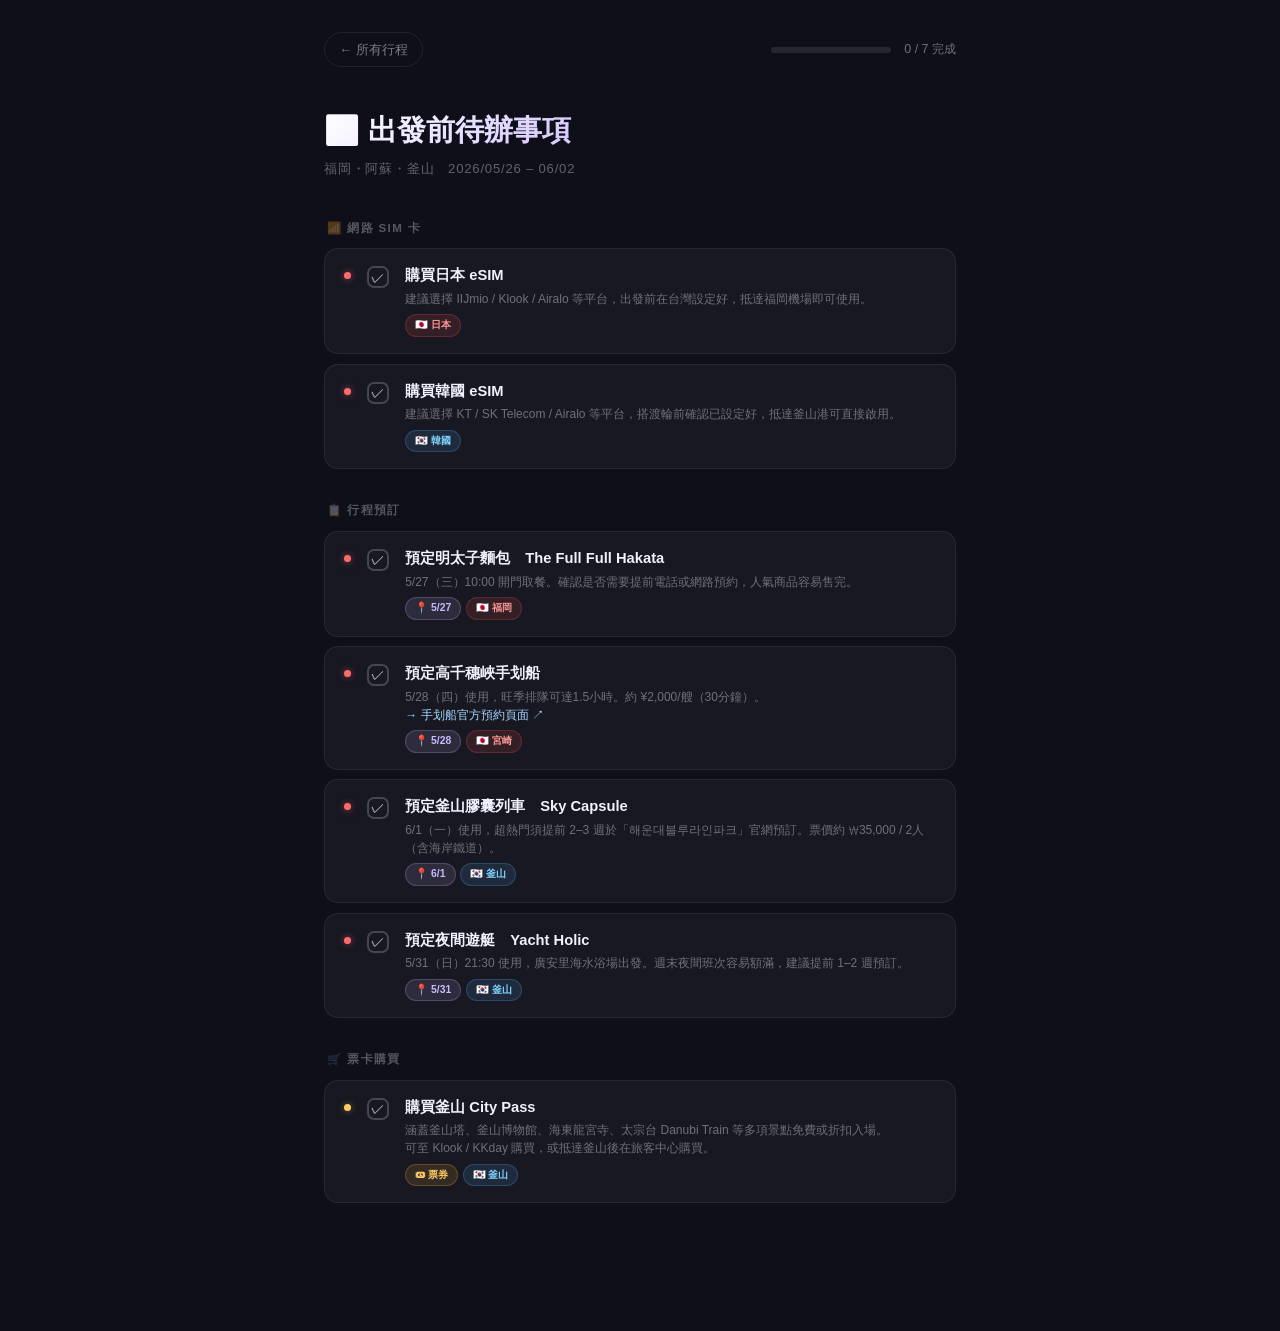
<file: todo.html>
<!DOCTYPE html>
<html lang="zh-TW">
<head>
  <meta charset="UTF-8" />
  <meta name="viewport" content="width=device-width, initial-scale=1.0" />
  <title>出發前待辦事項</title>
  <link rel="stylesheet" href="assets/css/style.css" />
  <style>
    body { background: #0f0f1a; }

    /* ── Header ── */
    .page-top {
      max-width: 680px;
      margin: 0 auto;
      padding: 2rem 1.5rem 0;
      display: flex;
      align-items: center;
      justify-content: space-between;
      flex-wrap: wrap;
      gap: 1rem;
    }

    .progress-wrap {
      display: flex;
      align-items: center;
      gap: .8rem;
    }

    .progress-bar {
      width: 120px;
      height: 6px;
      background: rgba(255,255,255,.1);
      border-radius: 999px;
      overflow: hidden;
    }

    .progress-fill {
      height: 100%;
      background: linear-gradient(90deg, #6c63ff, #c9b8ff);
      border-radius: 999px;
      transition: width .4s ease;
    }

    .progress-text {
      font-size: .78rem;
      color: rgba(255,255,255,.4);
      white-space: nowrap;
    }

    /* ── Hero ── */
    .hero {
      max-width: 680px;
      margin: 0 auto;
      padding: 2.5rem 1.5rem 1.5rem;
    }

    .hero h1 {
      font-size: 1.8rem;
      font-weight: 800;
      background: linear-gradient(135deg, #fff 0%, #c9b8ff 55%, #ff8c69 100%);
      -webkit-background-clip: text;
      -webkit-text-fill-color: transparent;
      background-clip: text;
      margin-bottom: .3rem;
    }

    .hero p {
      font-size: .82rem;
      color: rgba(255,255,255,.35);
      letter-spacing: .06em;
    }

    /* ── Container ── */
    .container {
      max-width: 680px;
      margin: 0 auto;
      padding: 1rem 1.5rem 6rem;
    }

    /* ── Group ── */
    .group {
      margin-bottom: 2rem;
    }

    .group-label {
      font-size: .72rem;
      font-weight: 700;
      letter-spacing: .12em;
      color: rgba(255,255,255,.3);
      margin-bottom: .7rem;
      padding-left: .2rem;
    }

    /* ── Todo item ── */
    .todo-item {
      display: flex;
      align-items: flex-start;
      gap: 1rem;
      background: rgba(255,255,255,.04);
      border: 1px solid rgba(255,255,255,.07);
      border-radius: 14px;
      padding: 1rem 1.2rem;
      margin-bottom: .6rem;
      cursor: pointer;
      transition: background .2s, border-color .2s, transform .15s;
      user-select: none;
    }

    .todo-item:hover {
      background: rgba(255,255,255,.07);
      transform: translateX(3px);
    }

    .todo-item.done {
      background: rgba(80,200,120,.05);
      border-color: rgba(80,200,120,.15);
    }

    .todo-item.done:hover {
      background: rgba(80,200,120,.08);
    }

    /* Checkbox */
    .todo-check {
      flex-shrink: 0;
      width: 22px;
      height: 22px;
      border-radius: 7px;
      border: 2px solid rgba(255,255,255,.2);
      display: flex;
      align-items: center;
      justify-content: center;
      margin-top: 1px;
      transition: background .2s, border-color .2s;
      font-size: .85rem;
    }

    .todo-item.done .todo-check {
      background: linear-gradient(135deg, #00b894, #55efc4);
      border-color: transparent;
    }

    /* Content */
    .todo-content { flex: 1; min-width: 0; }

    .todo-title {
      font-size: .92rem;
      font-weight: 600;
      color: #f0f0ff;
      line-height: 1.4;
      transition: color .2s;
    }

    .todo-item.done .todo-title {
      color: rgba(255,255,255,.4);
      text-decoration: line-through;
      text-decoration-color: rgba(255,255,255,.2);
    }

    .todo-note {
      font-size: .75rem;
      color: rgba(255,255,255,.38);
      margin-top: .25rem;
      line-height: 1.5;
    }

    .todo-item.done .todo-note { color: rgba(255,255,255,.22); }

    .todo-tag {
      display: inline-block;
      margin-top: .4rem;
      padding: 2px 9px;
      border-radius: 999px;
      font-size: .65rem;
      font-weight: 600;
    }

    .tag-jp   { background: rgba(255,80,80,.12);  color: #ff9898; border: 1px solid rgba(255,80,80,.22); }
    .tag-kr   { background: rgba(80,180,255,.12); color: #80d4ff; border: 1px solid rgba(80,180,255,.22); }
    .tag-book { background: rgba(201,184,255,.12); color: #c9b8ff; border: 1px solid rgba(201,184,255,.22); }
    .tag-buy  { background: rgba(255,180,50,.12); color: #ffcc66; border: 1px solid rgba(255,180,50,.22); }

    /* Priority dot */
    .todo-priority {
      flex-shrink: 0;
      width: 7px;
      height: 7px;
      border-radius: 50%;
      margin-top: 7px;
    }
    .p-high   { background: #ff6b6b; box-shadow: 0 0 6px rgba(255,107,107,.5); }
    .p-medium { background: #ffcc66; box-shadow: 0 0 6px rgba(255,204,102,.4); }
    .p-low    { background: rgba(255,255,255,.2); }

    /* ── All done banner ── */
    .all-done {
      display: none;
      text-align: center;
      padding: 2rem 1rem;
      background: rgba(0,184,148,.07);
      border: 1px solid rgba(0,184,148,.2);
      border-radius: 18px;
      margin-top: 1rem;
    }

    .all-done .icon { font-size: 2.5rem; margin-bottom: .5rem; }
    .all-done h3 { font-size: 1rem; font-weight: 700; color: #55efc4; }
    .all-done p  { font-size: .8rem; color: rgba(255,255,255,.4); margin-top: .3rem; }
  </style>
</head>
<body>

<!-- ── Top bar ── -->
<div class="page-top">
  <a href="index.html" class="back-link">← 所有行程</a>
  <div class="progress-wrap">
    <div class="progress-bar">
      <div class="progress-fill" id="progress-fill"></div>
    </div>
    <span class="progress-text" id="progress-text">0 / 0 完成</span>
  </div>
</div>

<!-- ── Hero ── -->
<div class="hero">
  <h1>✅ 出發前待辦事項</h1>
  <p>福岡・阿蘇・釜山　2026/05/26 – 06/02</p>
</div>

<!-- ── List ── -->
<div class="container">

  <!-- 網路 -->
  <div class="group">
    <div class="group-label">📶 網路 SIM 卡</div>

    <div class="todo-item" data-id="esim-jp" onclick="toggle(this)">
      <div class="todo-priority p-high"></div>
      <div class="todo-check">✓</div>
      <div class="todo-content">
        <div class="todo-title">購買日本 eSIM</div>
        <div class="todo-note">建議選擇 IIJmio / Klook / Airalo 等平台，出發前在台灣設定好，抵達福岡機場即可使用。</div>
        <span class="todo-tag tag-jp">🇯🇵 日本</span>
      </div>
    </div>

    <div class="todo-item" data-id="esim-kr" onclick="toggle(this)">
      <div class="todo-priority p-high"></div>
      <div class="todo-check">✓</div>
      <div class="todo-content">
        <div class="todo-title">購買韓國 eSIM</div>
        <div class="todo-note">建議選擇 KT / SK Telecom / Airalo 等平台，搭渡輪前確認已設定好，抵達釜山港可直接啟用。</div>
        <span class="todo-tag tag-kr">🇰🇷 韓國</span>
      </div>
    </div>
  </div>

  <!-- 預訂 -->
  <div class="group">
    <div class="group-label">📋 行程預訂</div>

    <div class="todo-item" data-id="mentaiko" onclick="toggle(this)">
      <div class="todo-priority p-high"></div>
      <div class="todo-check">✓</div>
      <div class="todo-content">
        <div class="todo-title">預定明太子麵包　The Full Full Hakata</div>
        <div class="todo-note">5/27（三）10:00 開門取餐。確認是否需要提前電話或網路預約，人氣商品容易售完。</div>
        <span class="todo-tag tag-book">📍 5/27</span>
        <span class="todo-tag tag-jp">🇯🇵 福岡</span>
      </div>
    </div>

    <div class="todo-item" data-id="takachiho" onclick="toggle(this)">
      <div class="todo-priority p-high"></div>
      <div class="todo-check">✓</div>
      <div class="todo-content">
        <div class="todo-title">預定高千穗峽手划船</div>
        <div class="todo-note">5/28（四）使用，旺季排隊可達1.5小時。約 ¥2,000/艘（30分鐘）。<br><a href="https://takachiho-kanko.info/boat/detail.php" target="_blank" rel="noopener" style="color:#a8d8ff;">→ 手划船官方預約頁面 ↗</a></div>
        <span class="todo-tag tag-book">📍 5/28</span>
        <span class="todo-tag tag-jp">🇯🇵 宮崎</span>
      </div>
    </div>

    <div class="todo-item" data-id="skycapsule" onclick="toggle(this)">
      <div class="todo-priority p-high"></div>
      <div class="todo-check">✓</div>
      <div class="todo-content">
        <div class="todo-title">預定釜山膠囊列車　Sky Capsule</div>
        <div class="todo-note">6/1（一）使用，超熱門須提前 2–3 週於「해운대블루라인파크」官網預訂。票價約 ₩35,000 / 2人（含海岸鐵道）。</div>
        <span class="todo-tag tag-book">📍 6/1</span>
        <span class="todo-tag tag-kr">🇰🇷 釜山</span>
      </div>
    </div>

    <div class="todo-item" data-id="yacht-holic" onclick="toggle(this)">
      <div class="todo-priority p-high"></div>
      <div class="todo-check">✓</div>
      <div class="todo-content">
        <div class="todo-title">預定夜間遊艇　Yacht Holic</div>
        <div class="todo-note">5/31（日）21:30 使用，廣安里海水浴場出發。週末夜間班次容易額滿，建議提前 1–2 週預訂。</div>
        <span class="todo-tag tag-book">📍 5/31</span>
        <span class="todo-tag tag-kr">🇰🇷 釜山</span>
      </div>
    </div>
  </div>

  <!-- 購買 -->
  <div class="group">
    <div class="group-label">🛒 票卡購買</div>

    <div class="todo-item" data-id="busanpass" onclick="toggle(this)">
      <div class="todo-priority p-medium"></div>
      <div class="todo-check">✓</div>
      <div class="todo-content">
        <div class="todo-title">購買釜山 City Pass</div>
        <div class="todo-note">涵蓋釜山塔、釜山博物館、海東龍宮寺、太宗台 Danubi Train 等多項景點免費或折扣入場。<br>可至 Klook / KKday 購買，或抵達釜山後在旅客中心購買。</div>
        <span class="todo-tag tag-buy">🎟 票券</span>
        <span class="todo-tag tag-kr">🇰🇷 釜山</span>
      </div>
    </div>
  </div>

  <!-- All done -->
  <div class="all-done" id="all-done">
    <div class="icon">🎉</div>
    <h3>所有事項已完成！</h3>
    <p>準備好出發了，旅途愉快！</p>
  </div>

</div>

<script>
  const STORAGE_KEY = 'trip-todos-2025';

  function loadState() {
    try { return JSON.parse(localStorage.getItem(STORAGE_KEY)) || {}; }
    catch { return {}; }
  }

  function saveState(state) {
    localStorage.setItem(STORAGE_KEY, JSON.stringify(state));
  }

  function toggle(el) {
    el.classList.toggle('done');
    const state = loadState();
    state[el.dataset.id] = el.classList.contains('done');
    saveState(state);
    updateProgress();
  }

  function updateProgress() {
    const items = document.querySelectorAll('.todo-item');
    const done  = document.querySelectorAll('.todo-item.done').length;
    const total = items.length;
    const pct   = total ? (done / total * 100) : 0;

    document.getElementById('progress-fill').style.width = pct + '%';
    document.getElementById('progress-text').textContent = `${done} / ${total} 完成`;
    document.getElementById('all-done').style.display = (done === total && total > 0) ? 'block' : 'none';
  }

  // Restore state on load
  (() => {
    const state = loadState();
    document.querySelectorAll('.todo-item').forEach(el => {
      if (state[el.dataset.id]) el.classList.add('done');
    });
    updateProgress();
  })();
</script>
</body>
</html>
</file>
<file: assets/css/style.css>
/* ═══════════════════════════════════════
   Trip Manager — 共用樣式
   ═══════════════════════════════════════ */

*, *::before, *::after { box-sizing: border-box; margin: 0; padding: 0; }

:root {
  --bg:        #0f0f1a;
  --surface:   rgba(255,255,255,.04);
  --border:    rgba(255,255,255,.08);
  --text:      #e8e8f0;
  --muted:     rgba(255,255,255,.45);
  --accent:    #c9b8ff;
  --accent2:   #ff8c69;
  --radius-lg: 20px;
  --radius-md: 12px;
  --radius-sm: 8px;
}

body {
  font-family: 'Hiragino Kaku Gothic ProN', 'Noto Sans TC', 'Segoe UI', sans-serif;
  background: var(--bg);
  color: var(--text);
  min-height: 100vh;
  line-height: 1.6;
}

a { color: inherit; text-decoration: none; }

/* ── 通用卡片 ── */
.card {
  background: var(--surface);
  border: 1px solid var(--border);
  border-radius: var(--radius-lg);
  padding: 1.5rem;
  transition: transform .25s, box-shadow .25s;
}

.card:hover {
  transform: translateY(-4px);
  box-shadow: 0 16px 48px rgba(0,0,0,.4);
}

/* ── 漸層文字 ── */
.gradient-text {
  background: linear-gradient(135deg, #fff 0%, var(--accent) 50%, var(--accent2) 100%);
  -webkit-background-clip: text;
  -webkit-text-fill-color: transparent;
  background-clip: text;
}

/* ── 標籤 ── */
.tag {
  display: inline-block;
  padding: 2px 10px;
  border-radius: 999px;
  font-size: .7rem;
  font-weight: 600;
  letter-spacing: .04em;
}

/* ── 按鈕 ── */
.btn {
  display: inline-flex;
  align-items: center;
  gap: .4rem;
  padding: 8px 20px;
  border-radius: 999px;
  font-size: .85rem;
  font-weight: 600;
  cursor: pointer;
  border: none;
  transition: opacity .2s, transform .15s;
}

.btn:hover { opacity: .85; transform: translateY(-1px); }

.btn-primary {
  background: linear-gradient(135deg, var(--accent), #6c63ff);
  color: #fff;
}

.btn-ghost {
  background: var(--surface);
  border: 1px solid var(--border);
  color: var(--text);
}

/* ── 頁首 ── */
.page-header {
  padding: 2rem 1.5rem 1rem;
  display: flex;
  align-items: center;
  gap: 1rem;
}

.back-link {
  display: inline-flex;
  align-items: center;
  gap: .4rem;
  font-size: .82rem;
  color: var(--muted);
  padding: 6px 14px;
  border: 1px solid var(--border);
  border-radius: 999px;
  transition: color .2s, border-color .2s;
}

.back-link:hover { color: var(--accent); border-color: var(--accent); }

/* ── 容器 ── */
.container {
  max-width: 900px;
  margin: 0 auto;
  padding: 0 1.5rem 5rem;
}

/* ── 狀態徽章 ── */
.status-badge {
  padding: 3px 10px;
  border-radius: 999px;
  font-size: .7rem;
  font-weight: 700;
  letter-spacing: .06em;
}

.status-upcoming { background: rgba(80,200,120,.15); color: #80e8a0; border: 1px solid rgba(80,200,120,.3); }
.status-ongoing  { background: rgba(255,180,50,.15);  color: #ffcc66; border: 1px solid rgba(255,180,50,.3); }
.status-done     { background: rgba(180,180,180,.12); color: #aaa;    border: 1px solid rgba(180,180,180,.2); }
</file>
